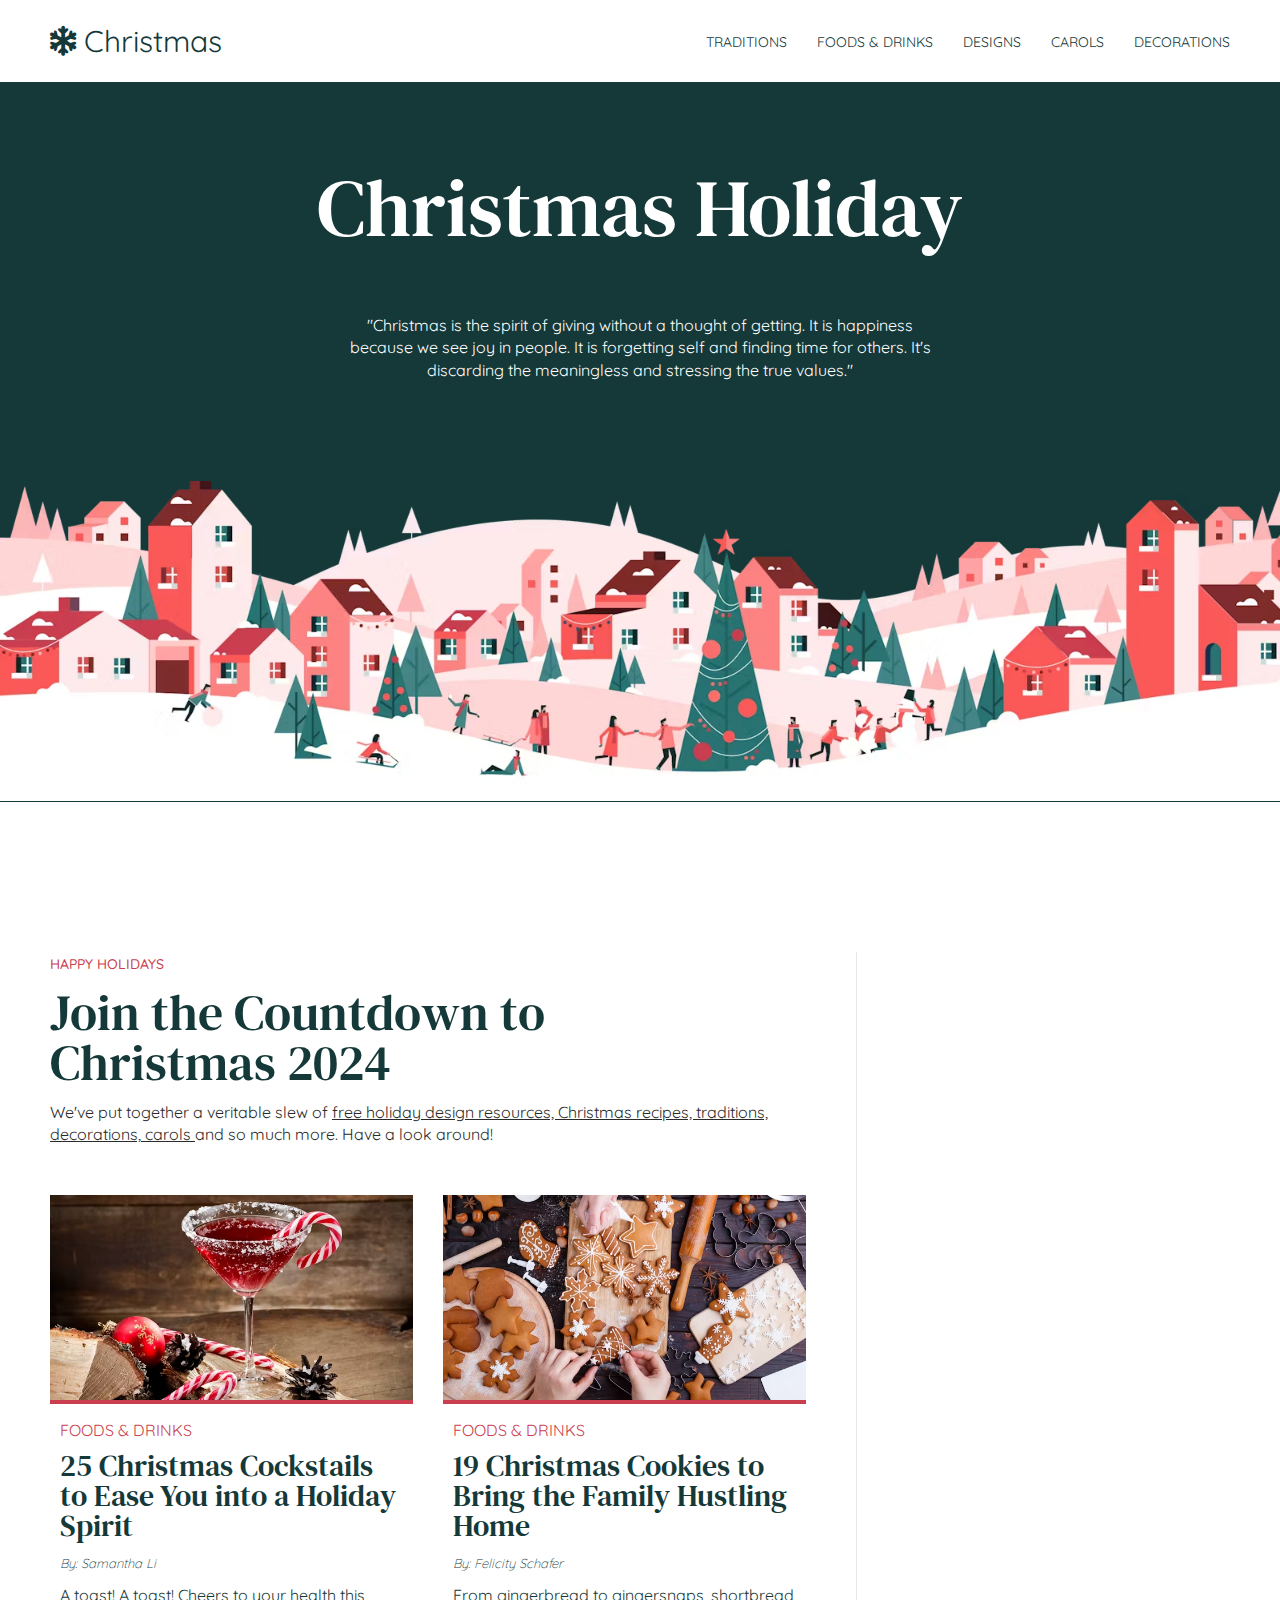
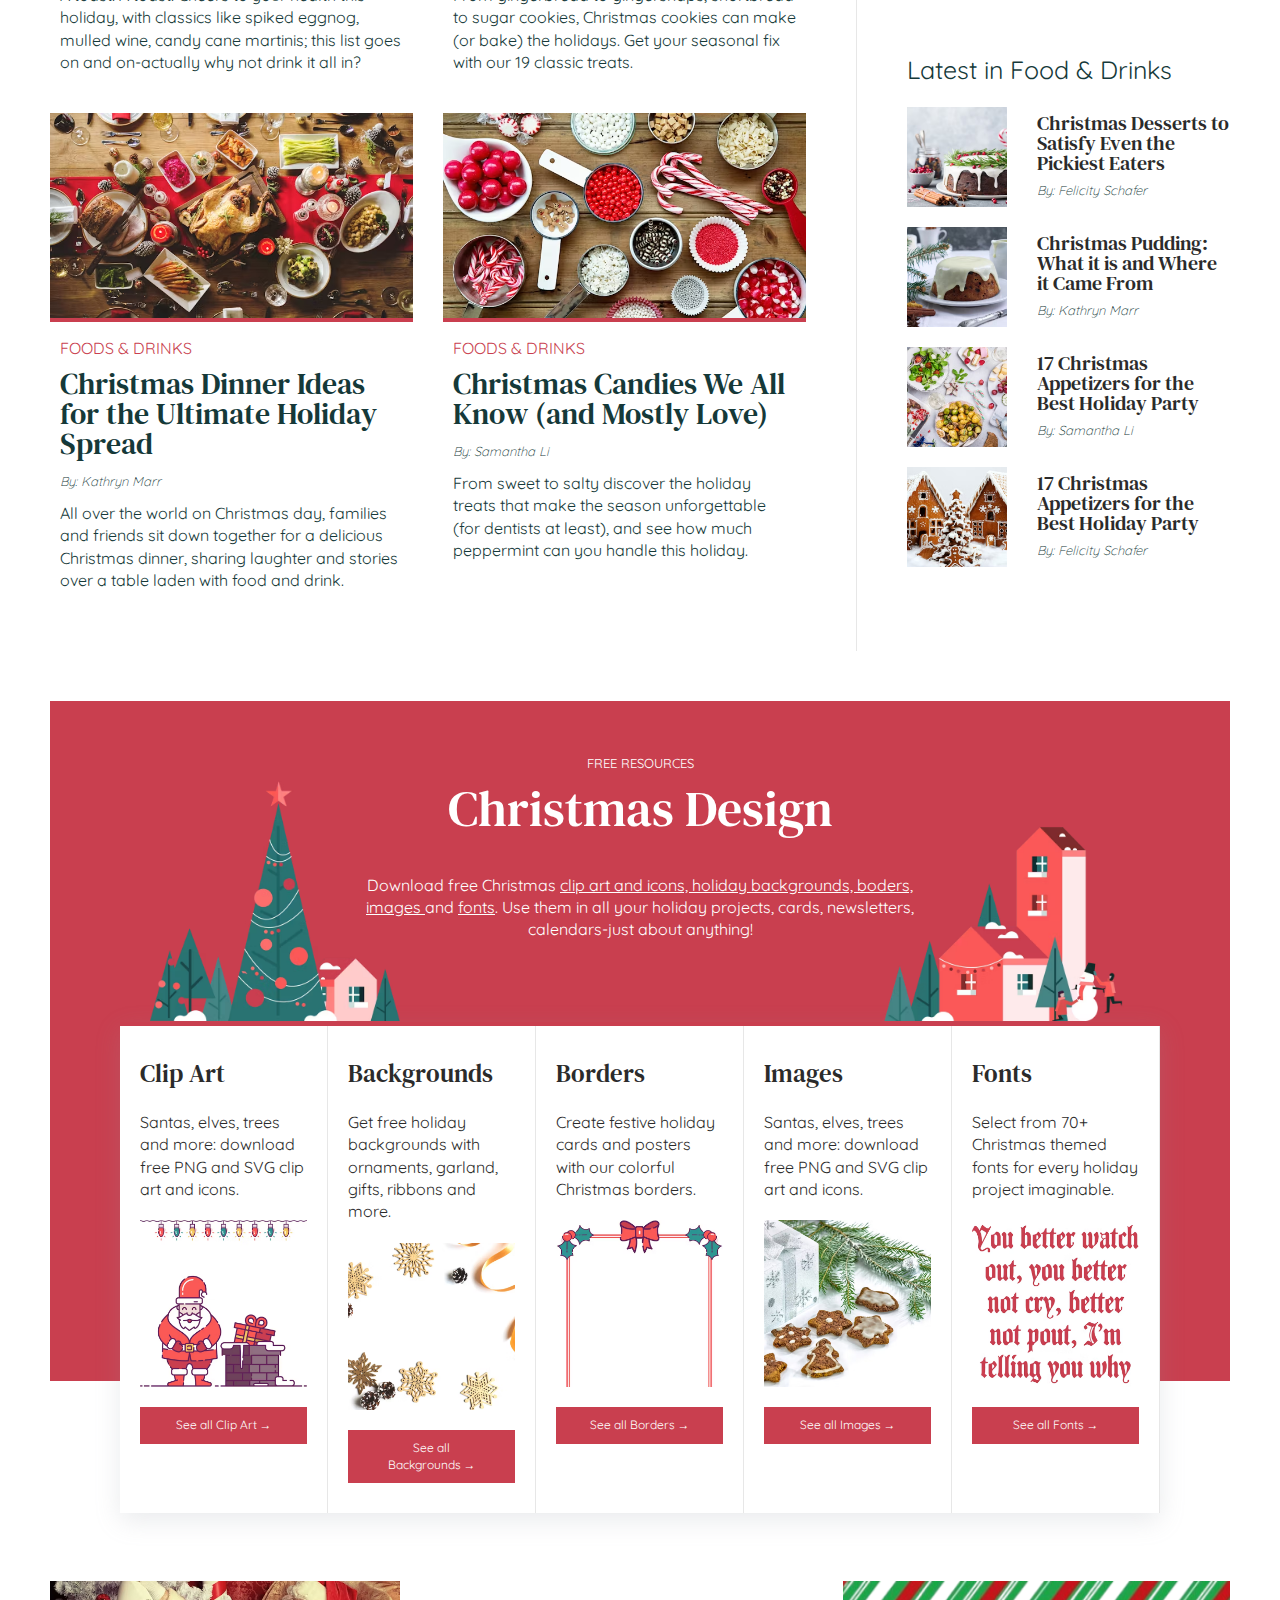
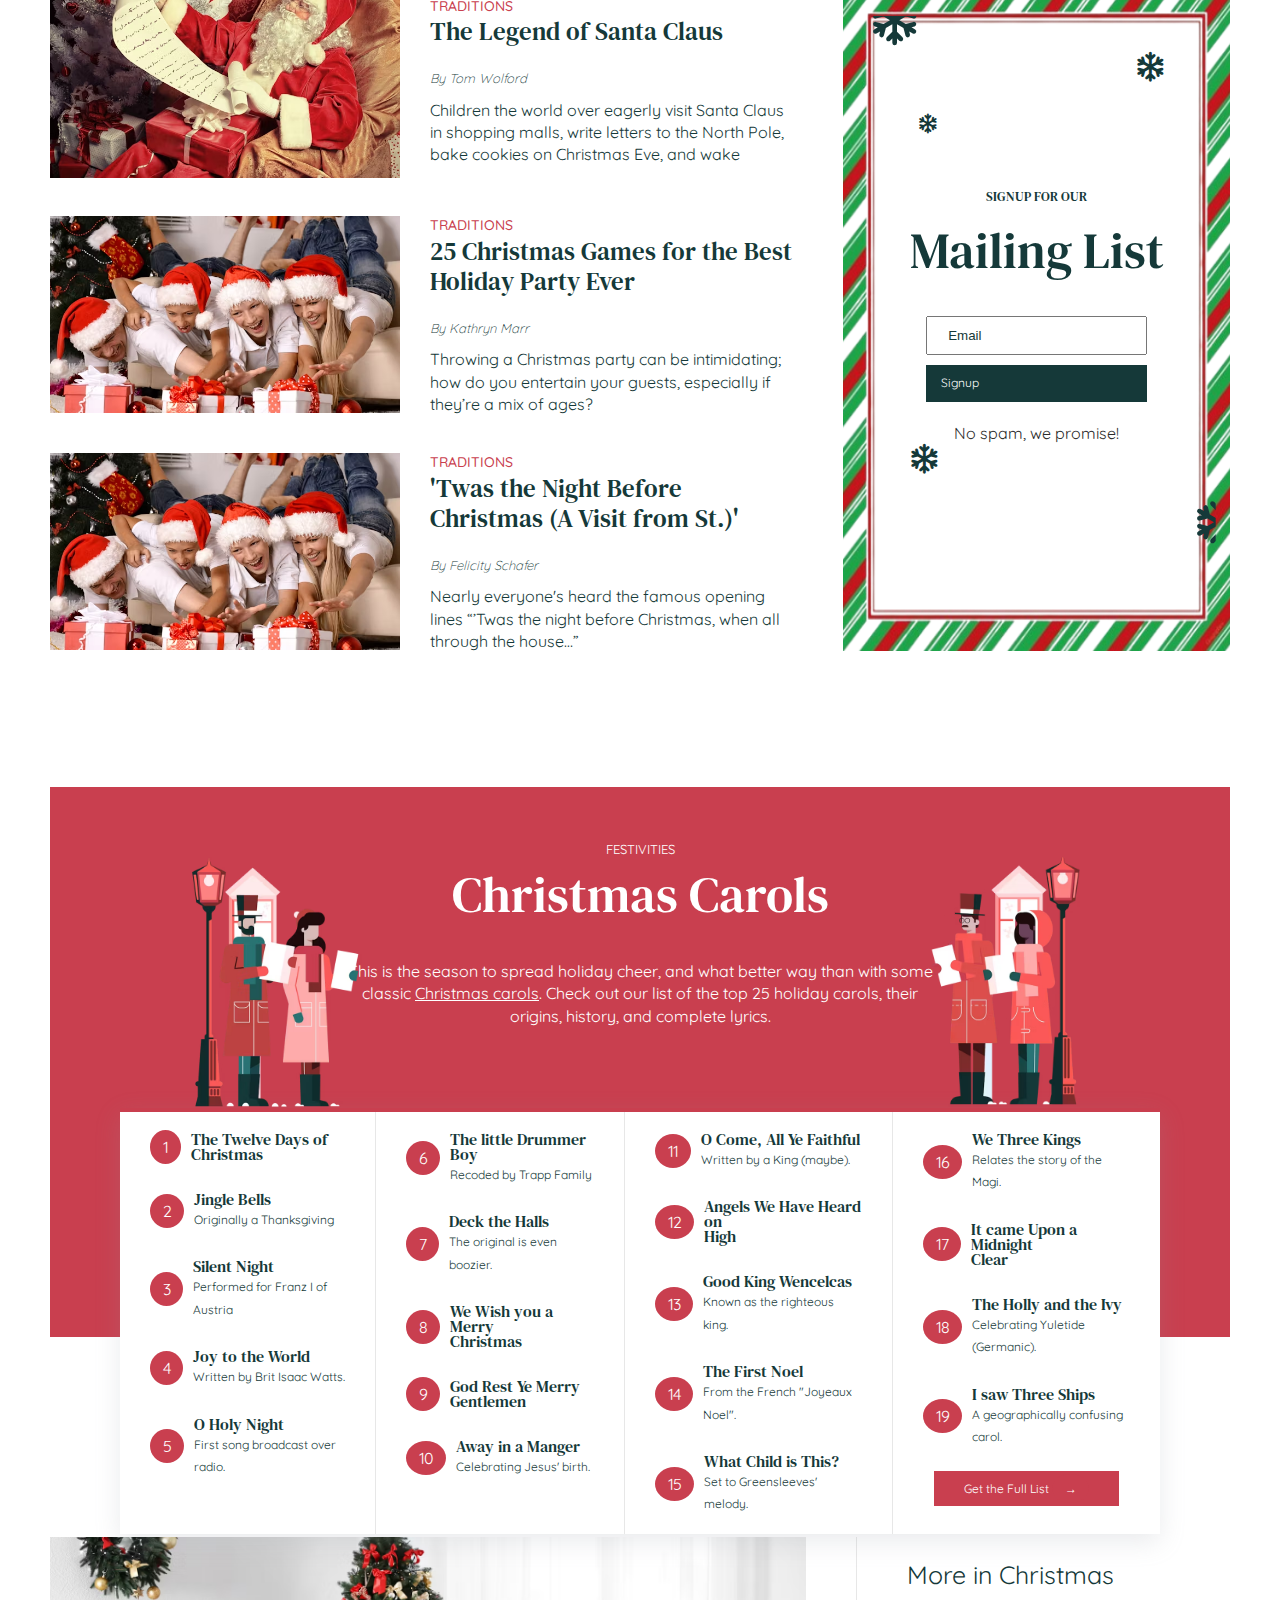
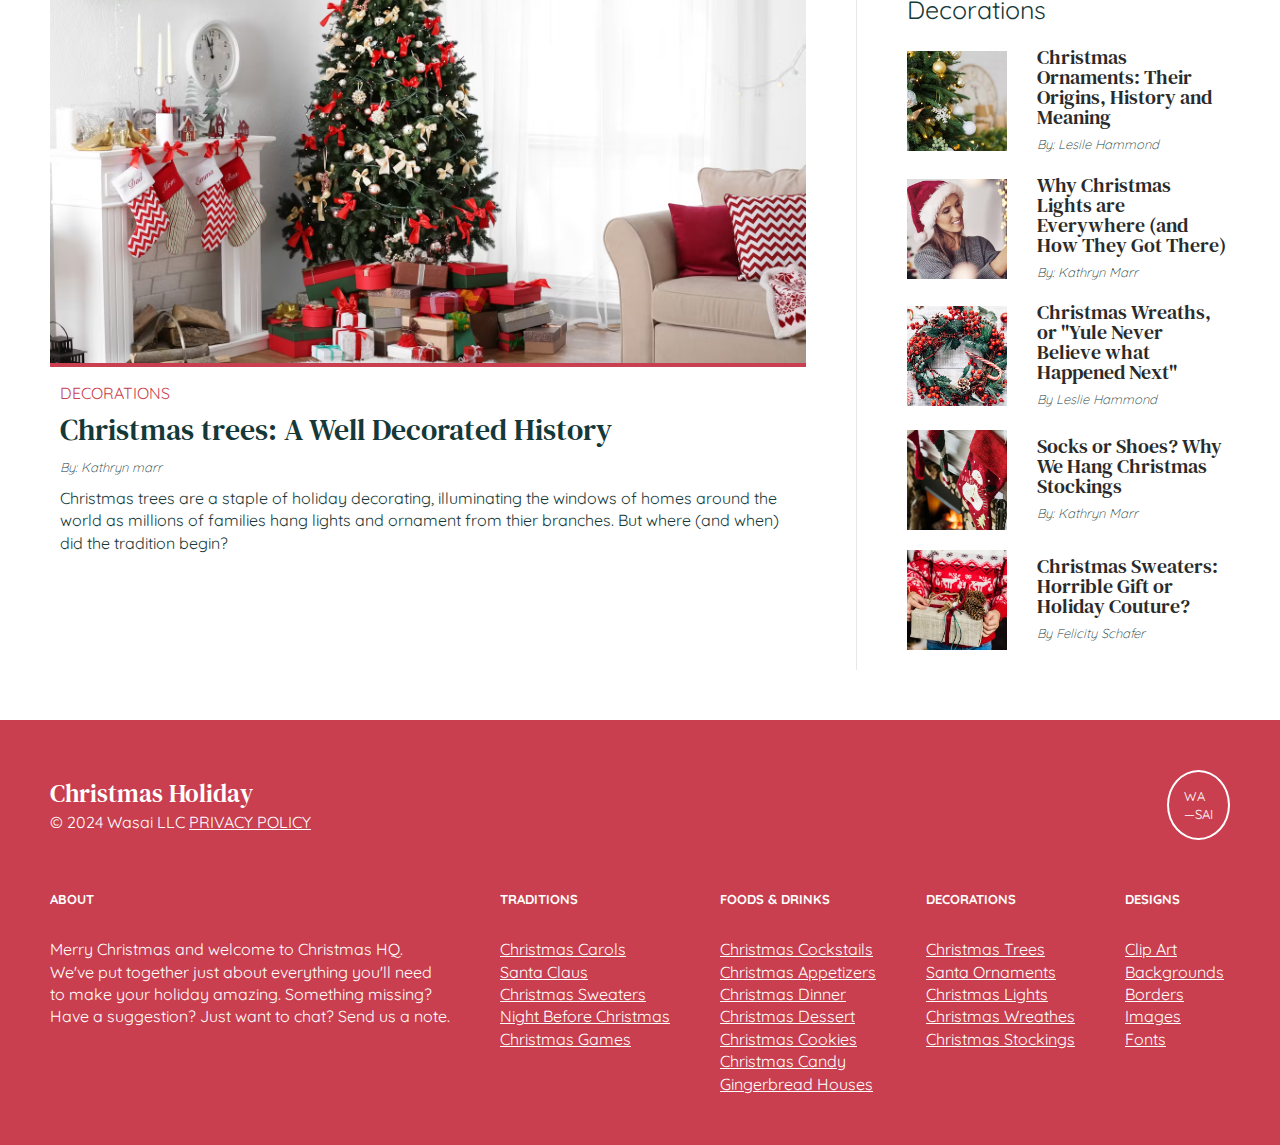
<file: index.html>
<!DOCTYPE html>
<html lang="en">
<head>
    <meta charset="UTF-8">
    <meta name="viewport" content="width=device-width, initial-scale=1.0">
    <title>Christmas Holiday</title>
    <link rel="icon" href="./IMG/logo.jpg">
    <link rel="stylesheet" href="./style.css">
    <link rel="stylesheet" href="https://cdnjs.cloudflare.com/ajax/libs/font-awesome/6.7.1/css/all.min.css">
</head>
<body>
    <!-- HEADER -->
    <header class="header">
        <div class="container">
            <div class="header__wrapper">
                <div class="header__logo">
                    <a href="./index.html"><i class="fa-solid fa-snowflake"></i> Christmas</a>
                </div>
                <ul class="header__nav">
                    <li><a href="./tradition.html">Traditions</a></li>
                    <li><a href="./foodsanddrinks.html">Foods & Drinks</a></li>
                    <li><a href="./design.html">Designs</a></li>
                    <li><a href="./carols.html">Carols</a></li>
                    <li><a href="./decor.html">Decorations</a></li>
                </ul>
                <div class="toggle__menu">
                    <span></span>
                    <span></span>
                    <span></span>
                </div>
            </div>
        </div>
    </header>

   <!-- BANNER -->
   <section class="homeBanner">
    <div class="homeBanner__wrapper">
        <h1>Christmas Holiday</h1>
        <p>
            "Christmas is the spirit of giving without a thought of getting. It is
            happiness because we see joy in people. It is forgetting self and
            finding time for others. It's discarding the meaningless and stressing
            the true values."
        </p>
        <img src="./IMG/banner.avif" alt="">
    </div>
   </section>

   <!-- HOLIDAY -->
   <section class="homeHoliday">
    <div class="container">
        <div class="homeHoliday__wrapper">
            <div class="homeHoliday__left">
                <small>HAPPY HOLIDAYS</small>
                <h2>Join the Countdown to Christmas 2024</h2>
                <p>
                    We've put together a veritable slew of
                    <span>
                      free holiday design resources, Christmas recipes, traditions,
                      decorations, carols
                    </span>
                     and so much more. Have a look around!
                </p>
                <div class="homeHoliday__cards">
                    <div class="card">
                        <img src="./IMG/christmas-cocktails.avif" alt="">
                        <div class="card__details">
                            <span>FOODS & DRINKS</span>
                            <h3>
                                25 Christmas Cockstails to Ease You into a Holiday Spirit
                            </h3>
                            <small>By: Samantha Li</small>
                            <p>
                                A toast! A toast! Cheers to your health this holiday, 
                                with classics like spiked eggnog, mulled wine, candy cane 
                                martinis; this list goes on and on-actually why not drink it 
                                all in?
                            </p>
                        </div>
                    </div>
                    <div class="card">
                        <img src="./IMG/christmas-cookies.avif" alt="">
                        <div class="card__details">
                            <span>FOODS & DRINKS</span>
                            <h3>
                                19 Christmas Cookies to Bring the Family Hustling Home
                            </h3>
                            <small>By: Felicity Schafer</small>
                            <p>
                                From gingerbread to gingersnaps, shortbread to sugar
                                cookies, Christmas cookies can make (or bake) the holidays.
                                Get your seasonal fix with our 19 classic treats.
                            </p>
                        </div>
                    </div>
                    <div class="card">
                        <img src="./IMG/christmas-dinner.avif" alt="">
                        <div class="card__details">
                            <span>FOODS & DRINKS</span>
                            <h3>
                                Christmas Dinner Ideas for the Ultimate Holiday Spread
                            </h3>
                            <small>By: Kathryn Marr</small>
                            <p>
                                All over the world on Christmas day, families and friends
                                sit down together for a delicious Christmas dinner, sharing
                                laughter and stories over a table laden with food and drink.
                            </p>
                        </div>
                    </div>
                    <div class="card">
                        <img src="./IMG/christmas-candy.avif" alt="">
                        <div class="card__details">
                            <span>FOODS & DRINKS</span>
                            <h3>
                                Christmas Candies We All Know (and Mostly Love)
                            </h3>
                            <small>By: Samantha Li</small>
                            <p>
                                From sweet to salty discover the holiday treats that make
                                the season unforgettable (for dentists at least), and see
                                how much peppermint can you handle this holiday.
                            </p>
                        </div>
                    </div>
                </div>
            </div>
            <div class="homeHoliday__right">
                <h4>Latest in Food & Drinks</h4>
                <div class="item">
                    <img src="IMG/christmas-desserts.avif" alt="">
                    <div class="item__details">
                        <h5>Christmas Desserts to Satisfy Even the Pickiest Eaters</h5>
                        <small>By: Felicity Schafer</small>

                    </div>
                </div>
                <div class="item">
                    <img src="IMG/christmas-pudding.avif" alt="">
                    <div class="item__details">
                        <h5>Christmas Pudding: What it is and Where it Came From</h5>
                        <small>By: Kathryn Marr</small>
                        
                    </div>
                </div>
                <div class="item">
                    <img src="IMG/christmas-appetizers.avif" alt="">
                    <div class="item__details">
                        <h5>17 Christmas Appetizers for the Best Holiday Party</h5>
                        <small>By: Samantha Li</small>
                        
                    </div>
                </div>
                <div class="item">
                    <img src="IMG/gingerbread-houses.avif" alt="">
                    <div class="item__details">
                        <h5>17 Christmas Appetizers for the Best Holiday Party</h5>
                        <small>By: Felicity Schafer</small>
                        
                    </div>
                </div>
            </div>
        </div>
    </div>
   </section>

   <!-- DESIGN -->
   <section class="homeDesign">
    <div class="container">
        <div class="homeDesign__wrapper">
            <div class="homeDesign__details">
                <small>FREE RESOURCES</small>
                <h2>Christmas Design</h2>
                <p>Download free Christmas 
                <span>clip art and icons, holiday backgrounds,
                    boders, images
                </span> 
                and <span>fonts</span>. Use them in all your holiday projects, 
                cards, newsletters, calendars-just about anything!
                </p>
            </div>
            <div class="homeDesign__img">
                <img src="./IMG/christmas-designs-left.avif" alt="" />
                <img src="./IMG/christmas-designs-right.avif" alt="" />
            </div>
            <div class="homeDesign__content">
                <div class="homeDesign__card">
                    <h4>Clip Art</h4>
                    <small>Santas, elves, trees and more: download free PNG and SVG clip
                        art and icons.
                    </small>
                    <img src="./IMG/christmas-designs-clip-art.avif" alt="">
                    <a href="" class="btn bg--red"> See  all Clip Art <span>&#8594;</span></a>
                </div>
                <div class="homeDesign__card">
                    <h4>Backgrounds</h4>
                    <small>Get free holiday backgrounds with ornaments, garland, gifts,
                        ribbons and more.
                    </small>
                    <img src="./IMG/christmas-designs-backgrounds.avif" alt="">
                    <a href="" class="btn bg--red"> See  all Backgrounds <span>&#8594;</span></a>
                </div>
                <div class="homeDesign__card">
                    <h4>Borders</h4>
                    <small>Create festive holiday cards and posters with our colorful
                        Christmas borders.
                    </small>
                    <img src="./IMG/christmas-designs-borders.avif" alt="">
                    <a href="" class="btn bg--red"> See  all Borders <span>&#8594;</span></a>
                </div>
                <div class="homeDesign__card">
                    <h4>Images</h4>
                    <small>Santas, elves, trees and more: download free PNG and SVG clip
                        art and icons.
                    </small>
                    <img src="./IMG/christmas-designs-images.avif" alt="">
                    <a href="" class="btn bg--red"> See  all Images <span>&#8594;</span></a>
                </div>
                <div class="homeDesign__card">
                    <h4>Fonts</h4>
                    <small>Select from 70+ Christmas themed fonts for every holiday
                        project imaginable.
                    </small>
                    <img src="./IMG/christmas-designs-fonts.avif" alt="">
                    <a href="" class="btn bg--red"> See  all Fonts <span>&#8594;</span></a>
                </div>
            </div>
        </div>
    </div>

   </section>

   <!-- TRADITION -->
   <section class="homeTradition">
    <div class="container">
        <div class="homeTradition__wrapper">
            <div class="homeTradition__content">
                <div class="homeTradition__item">
                    <img src="./IMG/santa-claus.avif" alt="">
                    <div class="homeTradition__item--details">
                        <div class="homeTradition__item--title">
                            <span>TRADITIONS</span>
                            <h4>The Legend of Santa Claus</h4>
                        </div>
                        <small>By Tom Wolford</small>
                        <p>
                            Children the world over eagerly visit Santa Claus in shopping
                            malls, write letters to the North Pole, bake cookies on
                            Christmas Eve, and wake
                        </p>
                    </div>
                </div>
                <div class="homeTradition__item">
                    <img src="./IMG/christmas-games.avif" alt="">
                    <div class="homeTradition__item--details">
                        <div class="homeTradition__item--title">
                            <span>TRADITIONS</span>
                            <h4>25 Christmas Games for the Best Holiday Party Ever</h4>
                        </div>
                        <small>By Kathryn Marr</small>
                        <p>
                            Throwing a Christmas party can be intimidating; how do you
                            entertain your guests, especially if they’re a mix of ages?
                        </p>
                    </div>
                </div>
                <div class="homeTradition__item">
                    <img src="./IMG/christmas-games.avif" alt="">
                    <div class="homeTradition__item--details">
                        <div class="homeTradition__item--title">
                            <span>TRADITIONS</span>
                            <h4>'Twas the Night Before Christmas (A Visit from St.)'</h4>
                        </div>
                        <small>By Felicity Schafer</small>
                        <p>
                            Nearly everyone's heard the famous opening lines “’Twas the
                            night before Christmas, when all through the house…”
                        </p>
                    </div>
                </div>
            </div>
            <div class="homeTradition__mail">
                <div class="homeTradition__flakes">
                    <span class="flakes-1">
                        <i class="fa-regular fa-snowflake"></i>
                    </span>
                    <span class="flakes-2">
                        <i class="fa-regular fa-snowflake"></i>
                    </span>
                    <span class="flakes-3">
                        <i class="fa-regular fa-snowflake"></i>
                    </span>
                    <span class="flakes-4">
                        <i class="fa-regular fa-snowflake"></i>
                    </span>
                    <span class="flakes-5">
                        <i class="fa-regular fa-snowflake"></i>
                    </span>
                </div>
                <small>SIGNUP FOR OUR</small>
                <h2>Mailing List</h2>
                <div class="homeTradition__mail--info">
                    <input type="text" placeholder="Email" />
                    <a href="" class="btn bg--green">Signup</a>
                </div>
                <p>No spam, we promise!</p>
            </div>
        </div>
    </div>
   </section>

   <!-- CAROLS -->
  <section class="homeCarols">
    <div class="container">
        <div class="homeCarols__wrapper">
            <div class="homeCarols__details">
                <small>FESTIVITIES</small>
                <h2>Christmas Carols</h2>
                <p>
                    This is the season to spread holiday cheer, and what better way
                    than with some classic <span>Christmas carols</span>. Check out
                    our list of the top 25 holiday carols, their origins, history, 
                    and complete lyrics.
                </p>
            </div>
            <div class="homeCarols__img">
                <img src="./IMG/christmas-carols-left.avif" alt="">
                <img src="./IMG/christmas-carols-right.avif" alt="">
            </div>
            <div class="homeCarols__content">
                <div class="homeCarols__item">
                    <ul>
                        <li><span>1</span></li>
                        <li>
                            <p>The Twelve Days of  <br />
                            Christmas
                            </p>
                        </li>
                    </ul>
                    <ul>
                        <li><span>2</span></li>
                        <li>
                            <p>Jingle Bells</p>
                            <small>Originally a Thanksgiving </small>
                        </li>
                    </ul>
                <ul>
                    <li><span>3</span></li>
                    <li>
                        <p>Silent Night</p>
                        <small>Performed for Franz I of Austria</small>
                        </li>
                </ul>
                <ul>
                    <li><span>4</span></li>
                    <li>
                        <p>Joy to the World</p>
                        <small>Written by Brit Isaac Watts.</small>
                    </li>
                </ul>
                <ul>
                    <li><span>5</span></li>
                    <li>
                        <p>O Holy Night</p>
                        <small>First song broadcast over radio.</small>
                    </li>
                </ul>
                </div>
                <div class="homeCarols__item">
                    <ul>
                        <li><span>6</span></li>
                        <li>
                            <p>The little Drummer Boy</p>
                            <small>Recoded by Trapp Family</small>
                        </li>
                    </ul>
                    <ul>
                        <li><span>7</span></li>
                        <li>
                            <p>Deck the Halls</p>
                            <small>The original is even boozier.</small>
                        </li>
                    </ul>
                    <ul>
                    <li><span>8</span></li>
                    <li>
                        <p>We Wish you a Merry  <br/>
                           Christmas</p>
                        </li>
                    </ul>
                    <ul>
                    <li><span>9</span></li>
                    <li>
                        <p>God Rest Ye Merry  <br/>
                           Gentlemen</p>
                    </li>
                    </ul>
                    <ul>
                    <li><span>10</span></li>
                    <li>
                        <p>Away in a Manger</p>
                        <small>Celebrating Jesus' birth.</small>
                    </li>
                    </ul>
                </div>
                <div class="homeCarols__item">
                    <ul>
                        <li><span>11</span></li>
                        <li>
                            <p>O Come, All Ye Faithful</p> 
                            <small>Written by a King (maybe).</small>
                        </li>
                    </ul>
                    <ul>
                        <li><span>12</span></li>
                        <li>
                            <p>Angels We Have Heard on  <br/>
                               High</p>
                        </li>
                    </ul>
                    <ul>
                    <li><span>13</span></li>
                    <li>
                        <p>Good King Wencelcas</p>
                        <small>Known as the righteous king.</small>
                        </li>
                    </ul>
                    <ul>
                    <li><span>14</span></li>
                    <li>
                        <p>The First Noel</p>
                        <small>From the French "Joyeaux Noel".</small>
                    </li>
                    </ul>
                    <ul>
                    <li><span>15</span></li>
                    <li>
                        <p>What Child is This?</p>
                        <small>Set to Greensleeves' melody.</small>
                    </li>
                    </ul>
                </div>
                <div class="homeCarols__item">
                    <ul>
                        <li><span>16</span></li>
                        <li>
                            <p>We Three Kings</p>
                            <small>Relates the story of the Magi.</small>   
                        </li>
                    </ul>
                    <ul>
                        <li><span>17</span></li>
                        <li>
                            <p>It came Upon a Midnight <br/>
                               Clear</p>
                        </li>
                    </ul>
                    <ul>
                    <li><span>18</span></li>
                    <li>
                        <p>The Holly and the Ivy</p>
                        <small>Celebrating Yuletide (Germanic).</small>
                        </li>
                    </ul>
                    <ul>
                    <li><span>19</span></li>
                    <li>
                        <p>I saw Three Ships</p>
                        <small>A geographically confusing carol.</small>
                    </li>
                    </ul>
                    <a href="" class="btn bg--red"> Get the Full List <span>&#8594;</span></a>
                </div>
            </div>
        </div>
    </div>
  </section>

  <!-- DECORATION -->
   <section class="homeDecorations">
      <div class="container">
        <div class="homeDecorations__wrapper">
          <div class="homeDecorations__left">
            <div class="card">
              <img src="./IMG/christmas-trees.avif" alt="" />
              <div class="card__details">
                <span>DECORATIONS</span>
                <h3>
                  Christmas trees: A Well Decorated History
                </h3>
                <small>By: Kathryn marr</small>
                <p>
                  Christmas trees are a staple of holiday decorating, illuminating the windows of homes around the world as
                  millions of families hang lights and ornament from thier branches. But where (and when) did the tradition
                  begin? 
                </p></div>
              </div> </div>
                  <div class="homeDecorations__right">
                    <h4>More in Christmas Decorations</h4>
                    <div class="item">
                      <img src="./IMG/christmas-ornaments.avif" alt="" />
                      <div class="item__details">
                        <h5>Christmas Ornaments: Their Origins, History and Meaning</h5>
                        <small>By: Lesile Hammond</small>
                      </div>
                    </div>
                    <div class="item">
                      <img src="./IMG/christmas-lights.avif" alt="" />
                      <div class="item__details">
                        <h5>Why Christmas Lights are Everywhere (and How They Got There)</h5>
                        <small>By: Kathryn Marr</small>
                      </div>
                    </div>
                    <div class="item">
                      <img src="./IMG/christmas-wreaths.avif" alt="" />
                      <div class="item__details">
                        <h5>Christmas Wreaths, or "Yule Never Believe what Happened Next"</h5>
                        <small>By Leslie Hammond</small>
                      </div>
                    </div>
                    <div class="item">
                      <img src="./IMG/christmas-stockings.avif" alt="" />
                      <div class="item__details">
                        <h5>Socks or Shoes? Why We Hang Christmas Stockings</h5>
                        <small>By: Kathryn Marr</small>
                      </div>
                    </div>  
                    <div class="item">
                      <img src="./IMG/christmas-sweaters.avif" alt="" />
                      <div class="item__details">
                        <h5>Christmas Sweaters: Horrible Gift or Holiday Couture?</h5>
                        <small>By Felicity Schafer</small>
                      </div>
                    </div>
                    </div> 
   </section>

   <!-- FOOTER -->
    <footer class="footer">
        <div class="container">
            <div class="footer__wrapper">
                <div class="footer__top">
                    <ul>
                        <li><h4>Christmas Holiday</h4></li>
                        <li>© 2024 Wasai LLC <span>Privacy Policy</span></li>
                    </ul>
                    <p>
                        WA <br/>
                        —SAI
                    </p>
                </div>
                <div class="footer__links">
                    <ul>
                        <li><small>ABOUT</small></li>
                        <li>
                            <p>
                                Merry Christmas and welcome to Christmas HQ. We've put
                                together just about everything you'll need to make your
                                holiday amazing. Something missing? Have a suggestion? Just
                                want to chat? Send us a note.
                            </p>
                        </li>
                    </ul>
                    <div class="footer__links--a">
                        <ul>
                            <li><small>TRADITIONS</small></li>
                            <li><a href="">Christmas Carols</a></li>
                            <li><a href="">Santa Claus</a></li>
                            <li><a href="">Christmas Sweaters</a></li>
                            <li><a href="">Night Before Christmas</a></li>
                            <li><a href="">Christmas Games</a></li>
                        </ul>
                        <ul>
                            <li><small>FOODS & DRINKS</small></li>
                            <li><a href="">Christmas Cockstails</a></li>
                            <li><a href="">Christmas Appetizers</a></li>
                            <li><a href="">Christmas Dinner</a></li>
                            <li><a href="">Christmas Dessert</a></li>
                            <li><a href="">Christmas Cookies</a></li>
                            <li><a href="">Christmas Candy</a></li>
                            <li><a href="">Gingerbread Houses</a></li>
                        </ul>
    
    
                    </div>
                    <div class="footer__links--b">
                        <ul>
                            <li><small>DECORATIONS</small></li>
                            <li><a href="">Christmas Trees</a></li>
                            <li><a href="">Santa Ornaments</a></li>
                            <li><a href="">Christmas Lights</a></li>
                            <li><a href="">Christmas Wreathes</a></li>
                            <li><a href="">Christmas Stockings</a></li>
                        </ul>
                        <ul>
                            <li><small>DESIGNS</small></li>
                            <li><a href="">Clip Art</a></li>
                            <li><a href="">Backgrounds</a></li>
                            <li><a href="">Borders</a></li>
                            <li><a href="">Images</a></li>
                            <li><a href="">Fonts</a></li>
                        </ul>
    
    
                    </div>
                </div>
            </div>
        </div>
    </footer>

    <script src="./toogle menu.js"></script>
</body>
</html>
</file>
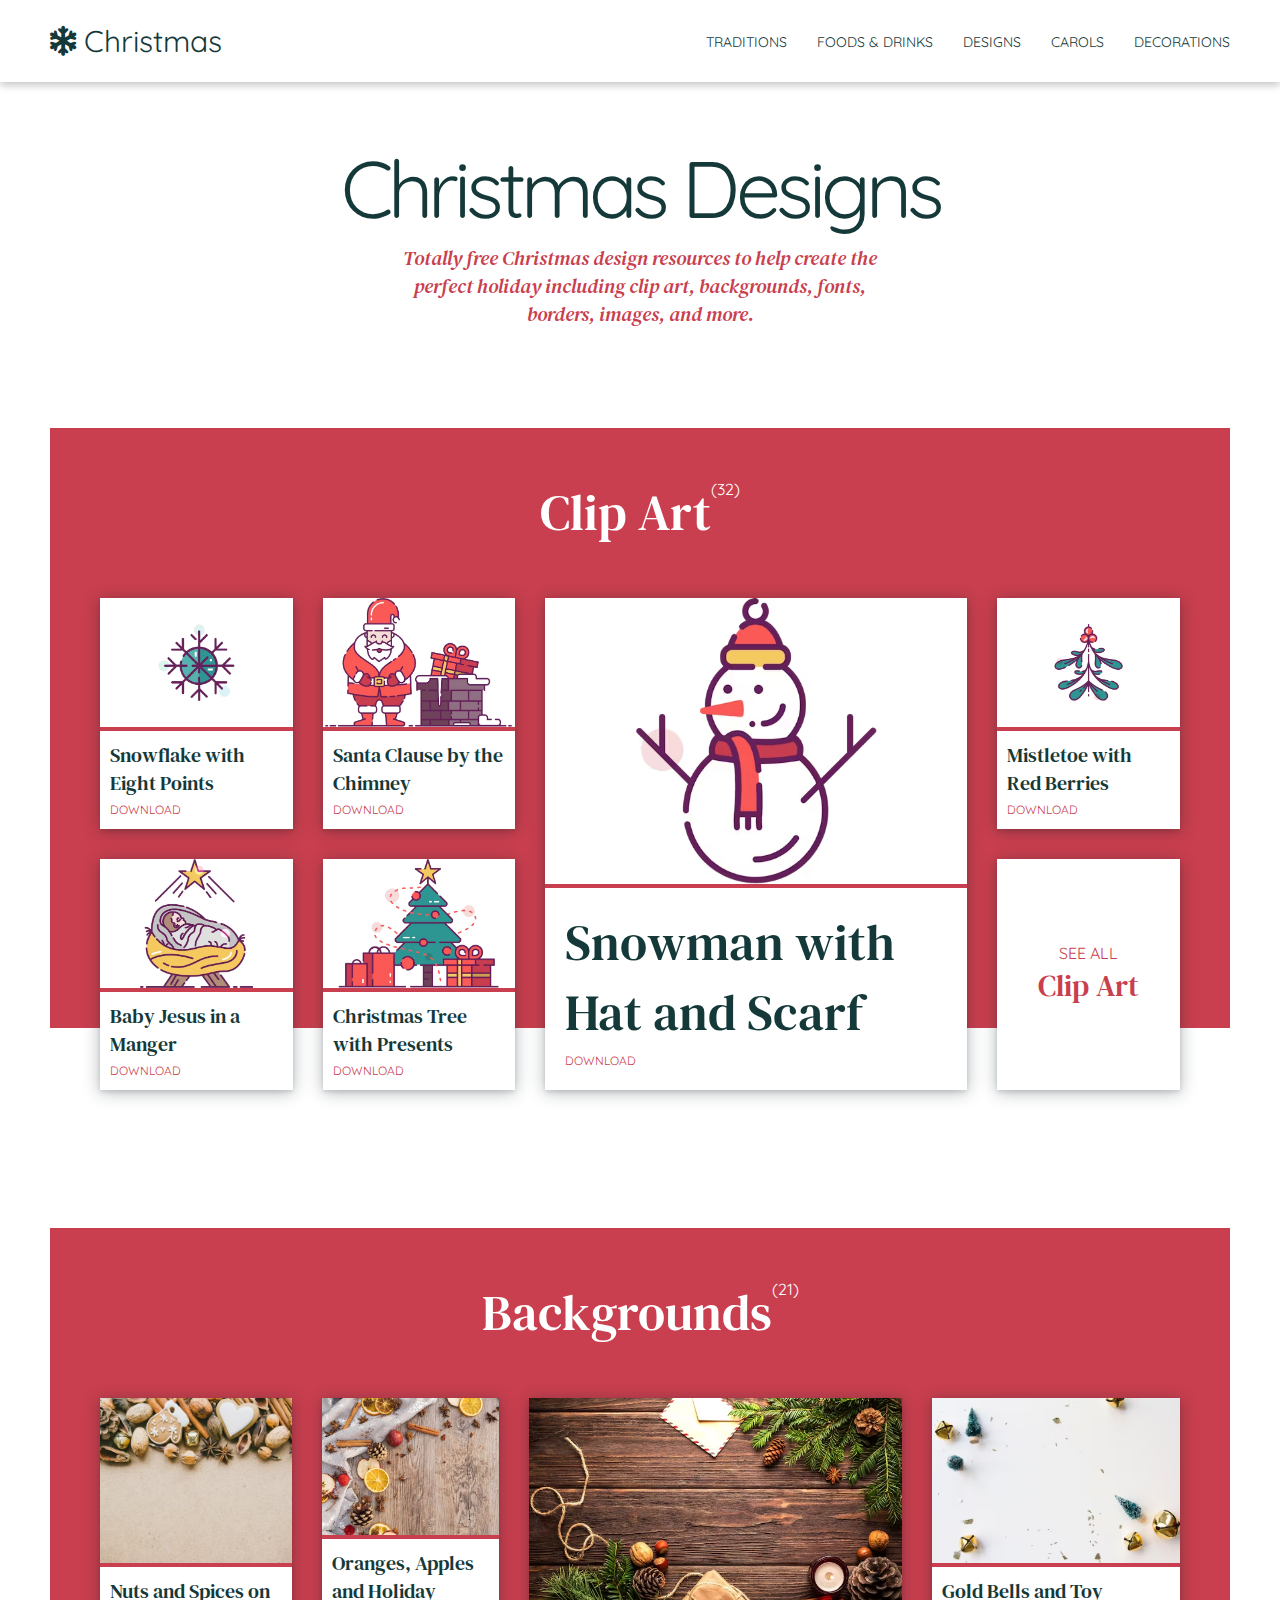
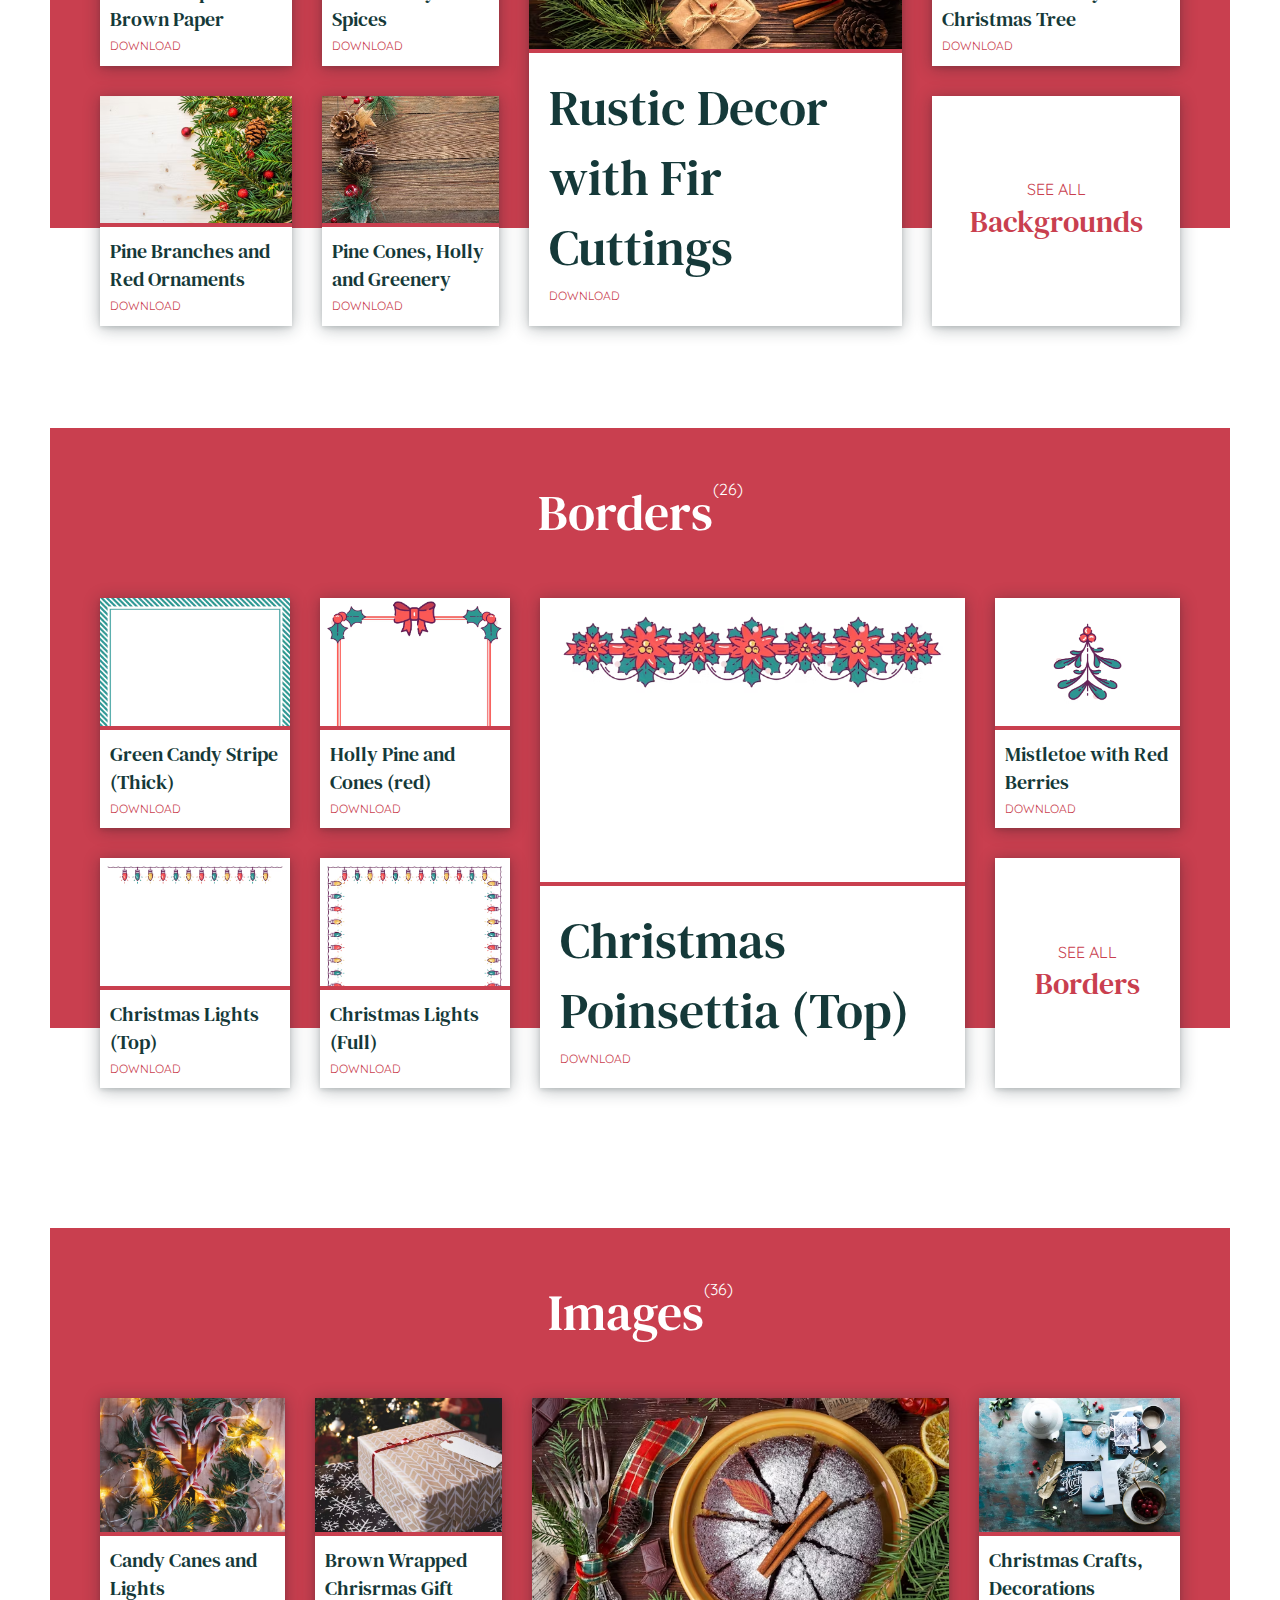
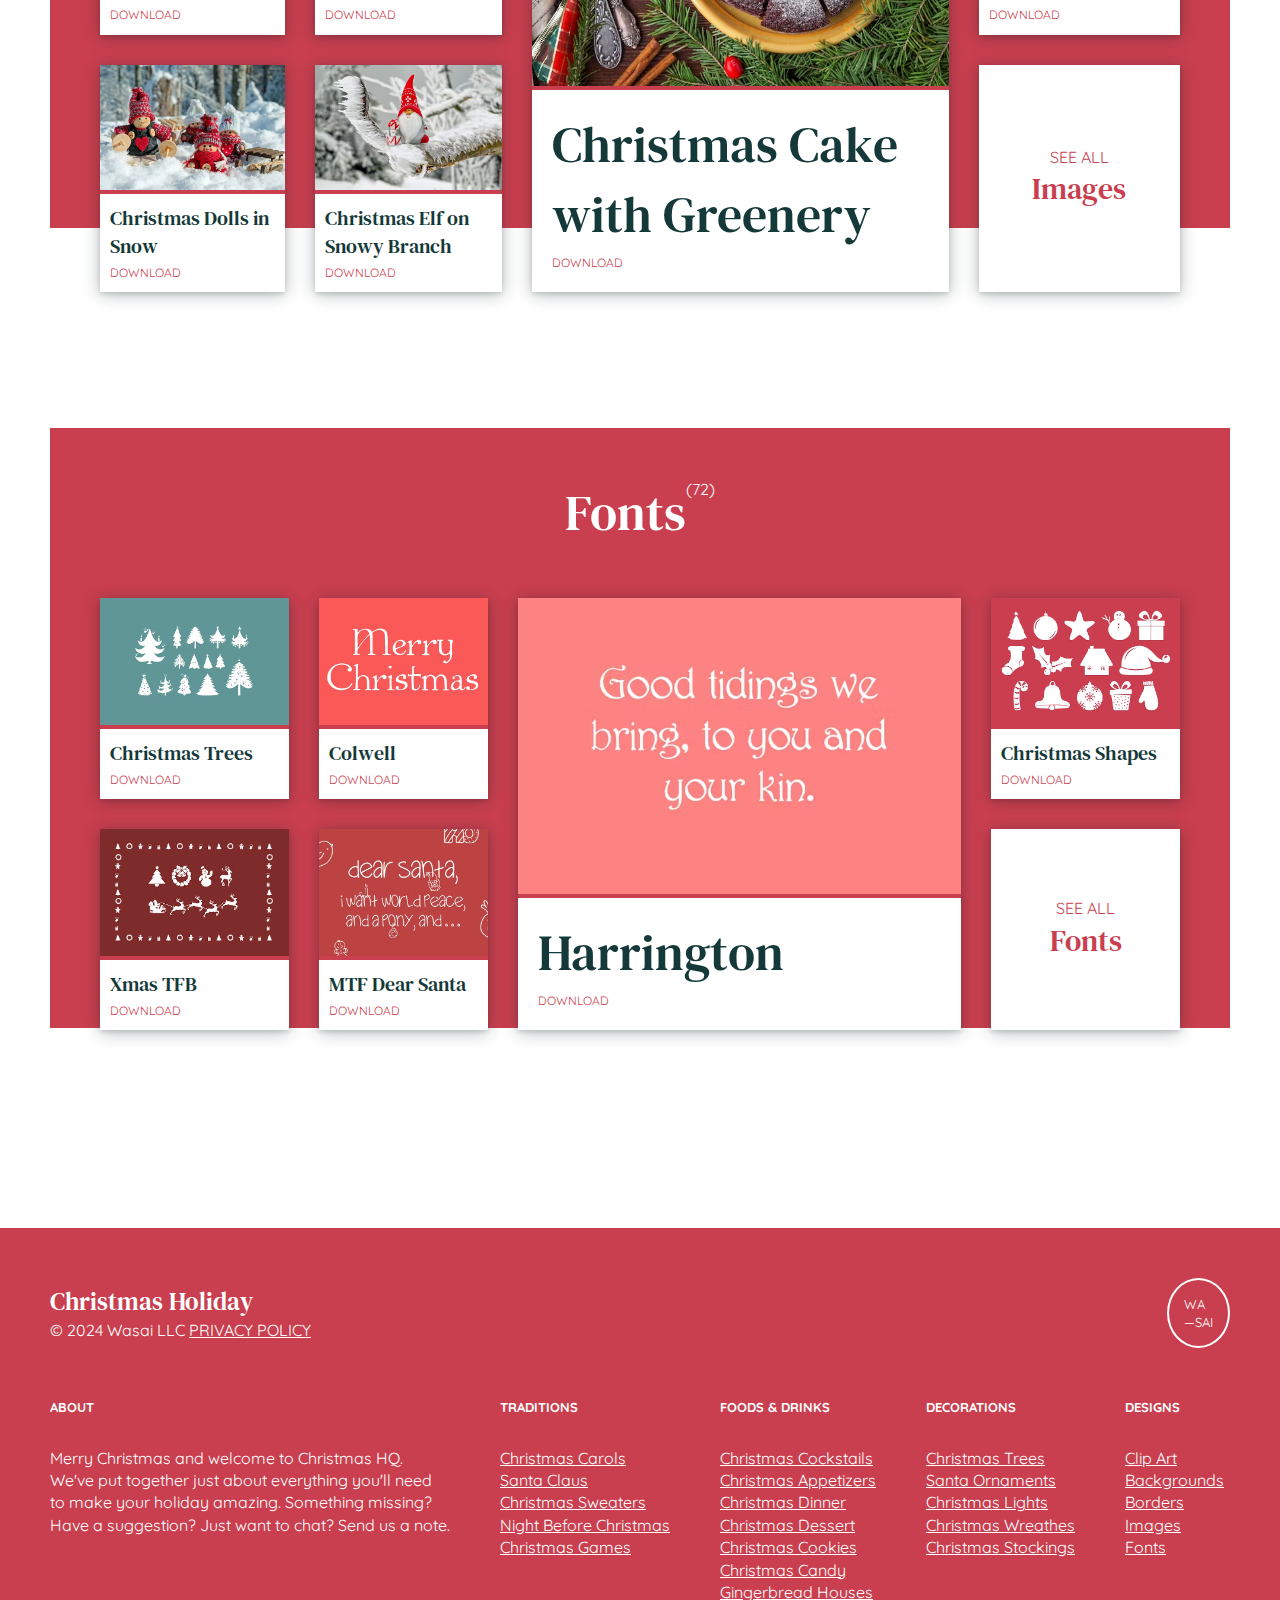
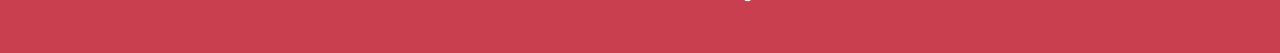
<file: design.html>
<!DOCTYPE html>
<html lang="en">
<head>
    <meta charset="UTF-8">
    <meta name="viewport" content="width=device-width, initial-scale=1.0">
    <title>Christmas Holiday</title>
    <link rel="icon" href="./IMG/logo.jpg">
    <link rel="stylesheet" href="./style.css">
    <link rel="stylesheet" href="https://cdnjs.cloudflare.com/ajax/libs/font-awesome/6.7.1/css/all.min.css">
</head>
<body>

    <!-- HEADER -->
    <header class="header">
        <div class="container">
            <div class="header__wrapper">
                <div class="header__logo">
                    <a href="./index.html"><i class="fa-solid fa-snowflake"></i> Christmas</a>
                </div>
                <ul class="header__nav">
                    <li><a href="./tradition.html">Traditions</a></li>
                    <li><a href="./foodsanddrinks.html">Foods & Drinks</a></li>
                    <li><a href="./design.html" class="active">Designs</a></li>
                    <li><a href="./carols.html">Carols</a></li>
                    <li><a href="./decor.html">Decorations</a></li>
                </ul>
                <div class="toggle__menu">
                    <span></span>
                    <span></span>
                    <span></span>
                </div>
            </div>
        </div>
    </header>

    <!-- DESIGN BANNER -->
     <section class="designBanner">
        <div class="container">
            <div class="designBanner__wrapper">
                <h1>Christmas Designs</h1>
                <h5>Totally free Christmas design resources to help create the perfect
                    holiday including clip art, backgrounds, fonts, borders, images, and 
                    more.
                </h5>
            </div>
        </div>
     </section>

     <!-- CLIP ART -->
      <section class="art">
        <div class="container">
            <div class="art__wrapper">
                <div class="art__title">
                    <h2>Clip Art</h2>
                    <sup>(32)</sup>
                </div>

                <div class="art__content">
                    <div class="grid art--a">
                        <img src="./IMG/snowflake-with-eight-points.avif" alt="">
                        <div class="grid__text">
                            <h5>Snowflake with Eight Points</h5>
                            <a href="">DOWNLOAD</a>
                        </div>
                    </div>
                    <div class="grid art--b">
                        <img src="./IMG/baby-jesus-in-a-manger.avif" alt="">
                        <div class="grid__text">
                            <h5>Baby Jesus in a Manger</h5>
                            <a href="">DOWNLOAD</a>
                        </div>
                    </div>
                    <div class="grid art--c">
                        <img src="./IMG/santa-claus-by-the-chimney.avif" alt="">
                        <div class="grid__text">
                            <h5>Santa Clause by the Chimney</h5>
                            <a href="">DOWNLOAD</a>
                        </div>
                    </div>
                    <div class="grid art--d">
                        <img src="./IMG/christmas-tree-with-presents.avif" alt="">
                        <div class="grid__text">
                            <h5>Christmas Tree with Presents </h5>
                            <a href="">DOWNLOAD</a>
                        </div>
                    </div>
                    <div class="grid art--e">
                        <img src="./IMG/snowman-with-hat-and-scarf.avif" alt="">
                        <div class="grid__text">
                            <h2>Snowman with Hat and Scarf</h2>
                            <a href="">DOWNLOAD</a>
                        </div>
                    </div>
                    <div class="grid art--f">
                        <img src="./IMG/mistletoe-with-red-berries.avif" alt="">
                        <div class="grid__text">
                            <h5>Mistletoe with Red Berries</h5>
                            <a href="">DOWNLOAD</a>
                        </div>
                    </div>
                    <div class="grid art--g">
                        <span>SEE ALL</span>
                        <h3>Clip Art</h3>
                        </div>
                    </div>
                </div>
            </div>
        </div>
      </section>

      <!-- BACKGROUND -->
      <section class="art">
        <div class="container">
            <div class="art__wrapper">
                <div class="art__title">
                    <h2>Backgrounds</h2>
                    <sup>(21)</sup>
                </div>

                <div class="art__content">
                    <div class="grid art--a">
                        <img src="./IMG/cookies-spices-nuts-cinnamon-light-brown-christmas-background.avif" alt="">
                        <div class="grid__text">
                            <h5>Nuts and Spices on Brown Paper</h5>
                            <a href="">DOWNLOAD</a>
                        </div>
                    </div>
                    <div class="grid art--b">
                        <img src="./IMG/pine-branches-red-ornaments-white-wood-christmas-background.avif" alt="">
                        <div class="grid__text">
                            <h5>Pine Branches and Red Ornaments</h5>
                            <a href="">DOWNLOAD</a>
                        </div>
                    </div>
                    <div class="grid art--c">
                        <img src="./IMG/oranges-apples-cinnamon-anise-wood-table-christmas-background.avif" alt="">
                        <div class="grid__text">
                            <h5>Oranges, Apples and Holiday Spices</h5>
                            <a href="">DOWNLOAD</a>
                        </div>
                    </div>
                    <div class="grid art--d">
                        <img src="./IMG/pine-cone-holly-berry-greenery-brown-wood-christmas-background.avif" alt="">
                        <div class="grid__text">
                            <h5>Pine Cones, Holly and Greenery </h5>
                            <a href="">DOWNLOAD</a>
                        </div>
                    </div>
                    <div class="grid art--e">
                        <img src="./IMG/rustic-vintage-twine-green-fir-wood-christmas-background.avif" alt="">
                        <div class="grid__text">
                            <h2>Rustic Decor with Fir Cuttings</h2>
                            <a href="">DOWNLOAD</a>
                        </div>
                    </div>
                    <div class="grid art--f">
                        <img src="./IMG/gold-bells-green-toy-trees-white-christmas-background.avif" alt="">
                        <div class="grid__text">
                            <h5>Gold Bells and Toy Christmas Tree</h5>
                            <a href="">DOWNLOAD</a>
                        </div>
                    </div>
                    <div class="grid art--g">
                        <span>SEE ALL</span>
                        <h3>Backgrounds</h3>
                        </div>
                    </div>
                </div>
            </div>
        </div>
      </section>

       <!-- BORDERS -->
       <section class="art">
        <div class="container">
            <div class="art__wrapper">
                <div class="art__title">
                    <h2>Borders</h2>
                    <sup>(26)</sup>
                </div>

                <div class="art__content">
                    <div class="grid art--a">
                        <img src="./IMG/green-candy-cane-stripe-thick-border.avif" alt="">
                        <div class="grid__text">
                            <h5>Green Candy Stripe (Thick)</h5>
                            <a href="">DOWNLOAD</a>
                        </div>
                    </div>
                    <div class="grid art--b">
                        <img src="./IMG/christmas-lights-top-border.avif" alt="">
                        <div class="grid__text">
                            <h5>Christmas Lights (Top)</h5>
                            <a href="">DOWNLOAD</a>
                        </div>
                    </div>
                    <div class="grid art--c">
                        <img src="./IMG/holly-pine-cone-bow-red-border.avif" alt="">
                        <div class="grid__text">
                            <h5>Holly Pine and Cones (red)</h5>
                            <a href="">DOWNLOAD</a>
                        </div>
                    </div>
                    <div class="grid art--d">
                        <img src="./IMG/christmas-lights-full-border.avif" alt="">
                        <div class="grid__text">
                            <h5>Christmas Lights (Full) </h5>
                            <a href="">DOWNLOAD</a>
                        </div>
                    </div>
                    <div class="grid art--e">
                        <img src="./IMG/christmas-poinsettia-top-bottom-border.avif" alt="">
                        <div class="grid__text">
                            <h2>Christmas Poinsettia (Top)</h2>
                            <a href="">DOWNLOAD</a>
                        </div>
                    </div>
                    <div class="grid art--f">
                        <img src="./IMG/mistletoe-with-red-berries.avif" alt="">
                        <div class="grid__text">
                            <h5>Mistletoe with Red Berries</h5>
                            <a href="">DOWNLOAD</a>
                        </div>
                    </div>
                    <div class="grid art--g">
                        <span>SEE ALL</span>
                        <h3>Borders</h3>
                        </div>
                    </div>
                </div>
            </div>
        </div>
       </section>

        <!-- IMAGES -->
        <section class="art">
            <div class="container">
                <div class="art__wrapper">
                    <div class="art__title">
                        <h2>Images</h2>
                        <sup>(36)</sup>
                    </div>
    
                    <div class="art__content">
                        <div class="grid art--a">
                            <img src="./IMG/candy-canes-and-christmas-lights.avif" alt="">
                            <div class="grid__text">
                                <h5>Candy Canes and Lights</h5>
                                <a href="">DOWNLOAD</a>
                            </div>
                        </div>
                        <div class="grid art--b">
                            <img src="./IMG/christmas-dolls-in-snowy-landscape.avif" alt="">
                            <div class="grid__text">
                                <h5>Christmas Dolls in Snow</h5>
                                <a href="">DOWNLOAD</a>
                            </div>
                        </div>
                        <div class="grid art--c">
                            <img src="./IMG/brown-wrapped-christmas-gift-on-snowflake-background.avif" alt="">
                            <div class="grid__text">
                                <h5>Brown Wrapped Chrisrmas Gift</h5>
                                <a href="">DOWNLOAD</a>
                            </div>
                        </div>
                        <div class="grid art--d">
                            <img src="./IMG/christmas-elf-on-snowy-branch.avif" alt="">
                            <div class="grid__text">
                                <h5>Christmas Elf on Snowy Branch </h5>
                                <a href="">DOWNLOAD</a>
                            </div>
                        </div>
                        <div class="grid art--e">
                            <img src="./IMG/christmas-cake-with-sprigs-of-fir.avif" alt="">
                            <div class="grid__text">
                                <h2>Christmas Cake with Greenery</h2>
                                <a href="">DOWNLOAD</a>
                            </div>
                        </div>
                        <div class="grid art--f">
                            <img src="./IMG/christmas-crafts-and-decorations.avif" alt="">
                            <div class="grid__text">
                                <h5>Christmas Crafts, Decorations</h5>
                                <a href="">DOWNLOAD</a>
                            </div>
                        </div>
                        <div class="grid art--g">
                            <span>SEE ALL</span>
                            <h3>Images</h3>
                            </div>
                        </div>
                    </div>
                </div>
            </div>
        </section>

        <!-- FONTS -->
        <section class="art">
            <div class="container">
                <div class="art__wrapper">
                    <div class="art__title">
                        <h2>Fonts</h2>
                        <sup>(72)</sup>
                    </div>
    
                    <div class="art__content">
                        <div class="grid art--a">
                            <img src="./IMG/christmas-trees-christmas-font.avif" alt="">
                            <div class="grid__text">
                                <h5>Christmas Trees </h5>
                                <a href="">DOWNLOAD</a>
                            </div>
                        </div>
                        <div class="grid art--b">
                            <img src="./IMG/xmas-tfb-christmas-font.avif" alt="">
                            <div class="grid__text">
                                <h5>Xmas TFB</h5>
                                <a href="">DOWNLOAD</a>
                            </div>
                        </div>
                        <div class="grid art--c">
                            <img src="./IMG/colwell-christmas-font.avif" alt="">
                            <div class="grid__text">
                                <h5>Colwell</h5>
                                <a href="">DOWNLOAD</a>
                            </div>
                        </div>
                        <div class="grid art--d">
                            <img src="./IMG/mtf-dear-santa-christmas-font.avif" alt="">
                            <div class="grid__text">
                                <h5>MTF Dear Santa </h5>
                                <a href="">DOWNLOAD</a>
                            </div>
                        </div>
                        <div class="grid art--e">
                            <img src="./IMG/harrington-christmas-font.avif" alt="">
                            <div class="grid__text">
                                <h2>Harrington</h2>
                                <a href="">DOWNLOAD</a>
                            </div>
                        </div>
                        <div class="grid art--f">
                            <img src="./IMG/christmas-shapes-christmas-font.avif" alt="">
                            <div class="grid__text">
                                <h5>Christmas Shapes</h5>
                                <a href="">DOWNLOAD</a>
                            </div>
                        </div>
                        <div class="grid art--g">
                            <span>SEE ALL</span>
                            <h3>Fonts</h3>
                            </div>
                        </div>
                    </div>
                </div>
            </div>
        </section>


    <!-- FOOTER -->
    <footer class="footer">
        <div class="container">
            <div class="footer__wrapper">
                <div class="footer__top">
                    <ul>
                        <li><h4>Christmas Holiday</h4></li>
                        <li>© 2024 Wasai LLC <span>Privacy Policy</span></li>
                    </ul>
                    <p>
                        WA <br/>
                        —SAI
                    </p>
                </div>
                <div class="footer__links">
                    <ul>
                        <li><small>ABOUT</small></li>
                        <li>
                            <p>
                                Merry Christmas and welcome to Christmas HQ. We've put
                                together just about everything you'll need to make your
                                holiday amazing. Something missing? Have a suggestion? Just
                                want to chat? Send us a note.
                            </p>
                        </li>
                    </ul>
                    <div class="footer__links--a">
                        <ul>
                            <li><small>TRADITIONS</small></li>
                            <li><a href="">Christmas Carols</a></li>
                            <li><a href="">Santa Claus</a></li>
                            <li><a href="">Christmas Sweaters</a></li>
                            <li><a href="">Night Before Christmas</a></li>
                            <li><a href="">Christmas Games</a></li>
                        </ul>
                        <ul>
                            <li><small>FOODS & DRINKS</small></li>
                            <li><a href="">Christmas Cockstails</a></li>
                            <li><a href="">Christmas Appetizers</a></li>
                            <li><a href="">Christmas Dinner</a></li>
                            <li><a href="">Christmas Dessert</a></li>
                            <li><a href="">Christmas Cookies</a></li>
                            <li><a href="">Christmas Candy</a></li>
                            <li><a href="">Gingerbread Houses</a></li>
                        </ul>
    
    
                    </div>
                    <div class="footer__links--b">
                        <ul>
                            <li><small>DECORATIONS</small></li>
                            <li><a href="">Christmas Trees</a></li>
                            <li><a href="">Santa Ornaments</a></li>
                            <li><a href="">Christmas Lights</a></li>
                            <li><a href="">Christmas Wreathes</a></li>
                            <li><a href="">Christmas Stockings</a></li>
                        </ul>
                        <ul>
                            <li><small>DESIGNS</small></li>
                            <li><a href="">Clip Art</a></li>
                            <li><a href="">Backgrounds</a></li>
                            <li><a href="">Borders</a></li>
                            <li><a href="">Images</a></li>
                            <li><a href="">Fonts</a></li>
                        </ul>
    
    
                    </div>
                </div>
            </div>
        </div>
    </footer>

    <script src="./toogle menu.js"></script>
</body>
</html>
</file>
<file: style.css>
@import url('https://fonts.googleapis.com/css2?family=DM+Serif+Text:ital@0;1&family=Quicksand:wght@300..700&display=swap');

:root{
    --clr-primary:#153939;
    --clr-secondary: #c93f4f;
    --clr-dark:#2b2b2b;
    --clr-light:#fff;
    --font-primary:"Quicksand", sans-serif;
    --font-secondary: "Dm Serif Text", sans-serif;
}

* {
    -webkit-box-sizing: border-box;
    -moz-box-sizing: border-box;
    box-sizing: border-box;
  }
  *:before,
  *:after {
    -webkit-box-sizing: border-box;
    -moz-box-sizing: border-box;
    box-sizing: border-box;
  }
  html,
  body,
  div,
  span,
  applet,
  object,
  iframe,
  h1,
  h2,
  h3,
  h4,
  h5,
  h6,
  p,
  blockquote,
  pre,
  a,
  abbr,
  acronym,
  address,
  big,
  cite,
  code,
  del,
  dfn,
  em,
  font,
  ins,
  kbd,
  q,
  s,
  samp,
  small,
  strike,
  strong,
  sub,
  sup,
  tt,
  var,
  dl,
  dt,
  dd,
  ol,
  ul,
  li,
  fieldset,
  form,
  label,
  legend,
  table,
  caption,
  tbody,
  tfoot,
  thead,
  tr,
  th,
  td {
    border: 0;
    font-family: inherit;
    font-size: 100%;
    font-style: inherit;
    font-weight: inherit;
    margin: 0;
    outline: 0;
    padding: 0;
    vertical-align: baseline;
    scroll-behavior: smooth;
    list-style: none;
  }
  html {
    font-size: 62.5%;
    height: 100%;
  }
  body {
    color: var(--clr-dark);
    font-family: var(--font-primary);
    font-size: 1.6rem;
    overflow-x: hidden;
    line-height: 1.4;
  }
  table {
    border-collapse: collapse;
    border-spacing: 0;
  }
  article,
  aside,
  footer,
  header,
  nav,
  section,
  time {
    display: block;
  }
  a {
    text-decoration: none;
  }
  img {
    max-width: 100%;
  }
  .container{
    width: 100%;
    max-width: 140rem;
    margin: 0 auto;
    padding: 0 5rem;
  }

  /* HEADER */
  .header{
    padding: 2rem 0;
    box-shadow: rgba(0, 0, 0, 0.24) 0px 3px 8px;
    background-color: var(--clr-light);
  }
  .header__wrapper{
    display: flex;
    justify-content: space-between;
    align-items: center;
  }
  .header__logo a{
    font-size: 3rem;
    font-family: var(--clr-secondary);
    color: var(--clr-primary);
  }
  .header__nav{
    display: flex; 
    gap: 3rem;
    text-transform: uppercase;
  }
  .header__nav li a{
    color: var(--clr-primary);
    font-size: 1.4rem;
    position: relative;
  }
  .header__nav li a::after {
    position: absolute;
    content: " ";
    width: 0;
    height: 3px;
    background-color: var(--clr-secondary);
    left: 0;
    bottom: -3.1rem;
    transition: all .3s ease;
  }
  .header__nav li a:hover::after,
.header__nav li a:active::after {
    width: 100%;
}

/* HEADER MOBILE */
.header .toggle__menu span{
background-color: var(--clr-primary);
width: 3rem;
height: 0.3rem;
display: block;
border: 2px solid var(--clr-primary);
border-radius: 1rem;
transition: all 0.5s ease;
}
.header .toggle__menu{
  display: none;
}

@media screen and (max-width: 520px) {
  .header .toggle__menu{
    display: flex;
    flex-direction: column;
    gap: 0.5rem;
  }
  .header{
    position: fixed;
    width: 100%;
    background-color: var(--clr-light);
    z-index: 99;
  }
  .header__nav{
    position: fixed;
    flex-direction: column;
    background-color: var(--clr-light);
    top: 0;
    text-align: center;
    justify-content: center;
    align-items: center;
    width: 100%;
    height: 100vh;
    margin-top: 22rem;
    transform: translateY(-14rem);
    z-index: 99;
    right: -100%;
    transition: all 0.5s ease;
  }
  .header__nav.open{
    right: 0;
  }
  .header__img{
    width: 10rem;
  }
  .header__nav a{
    font-size: 2rem;
  }
  .header__nav li a::after{
    background-color: unset;
  }
  .header__nav li a:hover,
  .header__nav li a:active{
    color: var(--clr-secondary);
  }
  .toggle__menu.open span:first-child{
    transform: translate(0, 6px) rotate(225deg);
    transition: all 0.5s ease;
  }
  .toggle__menu.open span:nth-child(2){
    opacity: 0;
    transition: all 0.5s ease;
  }
  .toggle__menu.open span:last-child{
    transform: translate(0, -11px) rotate(-225deg);
    transition: all 0.5s ease ;
  }
   }


/* HOME BANNER */
.homeBanner{
    padding-top: 7rem;
    background-color: var(--clr-primary);
    height: 72rem;
}
.homeBanner__wrapper h1{
    font-family: var(--font-secondary);
    color: var(--clr-light);
    font-size: 8rem;
    text-align: center;
    margin-bottom: 5rem;
}
.homeBanner__wrapper p{
   max-width: 60rem;
   color: var(--clr-light);
   margin: 0 auto;
   text-align: center;
}
.homeBanner img{
    margin: 10rem 0;
    width: 100%;
}

/* HOME BANNER MOBILE */
 @media screen and (max-width: 520px){
  .homeBanner{
  padding-top: 10rem;
  height: 50rem;
 }
 .homeBanner h1{
  font-size: 3rem;
 }
 .homeBanner img{
  margin-top: 10rem;
  margin-bottom: 0;
 }
 .homeBanner p{
  max-width: 40rem;
 }
}

/* HOME HOLIDAY */
.homeHoliday{
padding-top: 5rem;
margin-top: 10rem;
}
.homeHoliday__wrapper{
  display: grid;
  grid-template-columns: 2.5fr 1fr;
  gap: 5rem;
}
.homeHoliday__left{
  border-right: 1px solid rgba(18, 17, 17, 0.1);
  padding-right: 5rem;
}
.homeHoliday__left small{
  color: var(--clr-secondary);
  font-size: 1.4rem;
  font-weight: 500;
}
.homeHoliday__left h2{
  font-size: 5rem;
  font-family: var(--font-secondary);
  color: var(--clr-primary);
  line-height: 5rem;
  max-width: 50rem;
  padding: 1.3rem 0;
}
.homeHoliday__cards{
  padding: 5rem 0;
  display: grid;
  grid-template-columns: 1fr 1fr;
  gap: 3rem;
}

.homeHoliday__right{
  margin-top: 70rem;
}
.homeHoliday__right h4{
  font-size: 2.5rem;
  margin-bottom: 2rem;
  color: var(--clr-primary);
}

/* HOME HOLIDAY MOBILE */
@media  screen and (max-width: 520px) {
  .homeHoliday__left h2{
  font-size: 3rem;
  line-height: 4rem;
 }
 .homeHoliday__cards{
  grid-template-columns: 1fr;
  gap: 3rem;
 }
 .homeHoliday__wrapper{
  grid-template-columns: 1fr;
  gap: unset;
 }
 .homeHoliday__left{
  border-right: unset;
  padding-right: unset;
 }
 .homeHoliday__right, .homeHoliday{
  margin-top: unset;
 }
}

/* HOME DESIGN */
.homeDesign{
  padding: 5rem 0;
  margin-bottom: 10rem;
}
.homeDesign__wrapper{
  background-color: var(--clr-secondary);
  color: var(--clr-light);
  height: 68rem;
  padding: 5rem 7rem;
  text-align: center;
  position: relative;
}
.homeDesign__details small{
  font-size: 1.3rem;
}
.homeDesign__details h2{
  font-size: 5rem;
  font-family: var(--font-secondary);
  margin-bottom: 3rem;
}
.homeDesign__details p{
  max-width: 60rem;
  margin: 0 auto;
}
.homeDesign__img{
  margin-bottom: 8.1rem;
}
.homeDesign__img img:first-child{
  position: absolute;
  left: 10rem;
  top: 7rem;
  width: 25rem;
}
.homeDesign__img img:last-child{
  position: absolute;
  right: 10rem;
  top: 7rem;
  width: 25rem;
}
.homeDesign__content{
  border-top: 4px solid var(--clr-secondary);
  background-color: var(--clr-light);
  box-shadow: rgba(149, 157, 165, 0.2) 0px 8px 24px;
  display: flex;
}
.homeDesign__card{
display: flex;
flex-direction: column;
gap: 2rem;
color: var(--clr-dark);
padding: 3rem 2rem;
text-align: left;
border-right: 1px solid rgba(18, 17, 17, 0.1)
}
.homeDesign__card h4{
  font-family: var(--font-secondary);
  font-size: 2.5rem;
}
.homeDesign__card small{
  font-size: 1.3rem0;
}

/* HOME DESIGN MOBILE */
@media screen and (max-width: 520px) {
  .homeDesign__img{
    display: none;
  }
  .homeDesign__content{
    margin-top: 5rem;
    flex-direction: column;
    background-color: unset;
    box-shadow: unset;
  }
  .homeDesign__wrapper{
    height: 100%;
  }
  .homeDesign__card{
    background-color: var(--clr-light);
    margin-bottom: 2rem;
    box-shadow: rgba(149, 157, 165, 0.2);
  }
  .homeDesign__details h2{
    font-size: 3rem;
  }
  .homeDesign{
    margin-bottom: unset;
  }
}

/* HOME TRADITION */
.homeTradition{
  padding: 5rem 0;
}
.homeTradition__wrapper{
  display: grid;
  grid-template-columns: 2.5fr 1.3fr;
  gap: 5rem;
}
.homeTradition__item{
  display: flex;
  align-items: center;
  gap: 3rem;
  margin-bottom: 3.5rem;
}
.homeTradition__item img{
  width: 35rem;
}
.homeTradition__item span{
  color: var(--clr-secondary);
  font-size: 1.4rem;
  font-weight: 500;
}
.homeTradition__item h4{
  font-size: 2.5rem;
  font-family: var(--font-secondary);
  line-height: 3rem;
  color: var(--clr-primary);
}
.homeTradition__item small{
  font-size: 1.3rem;
  font-style: italic;
  font-weight: 200;
  color: var(--clr-primary);
}
.homeTradition__item p{
  margin-top: 1rem;
  color: var(--clr-primary);
}
.homeTradition__item--title{
  margin-bottom: 2rem;
}
.homeTradition__mail{
  border-image: url(./IMG/border.png) 5 fill;
  height: 67rem;
  display: flex;
  flex-direction: column;
  align-items: center;
  justify-content: center;
}
.homeTradition__mail small{
  color: var(--clr-primary);
  font-family: var(--font-secondary);
  font-size: 1.3rem;
}
.homeTradition__mail h2{
  color: var(--clr-primary);
  font-family: var(--font-secondary);
  font-size: 5rem;
  margin: 1rem 0;
}
.homeTradition__mail--info{
  display: flex;
  flex-direction: column;
  gap: 1rem;
  padding: 2rem 0;
}
.homeTradition__mail--info input{
  padding: 1rem 2rem;
  outline-color: var(--clr-primary);
}
.homeTradition__mail--info input::placeholder{
  color: var(--clr-primary);
}
.homeTradition__flakes{
  color: var(--clr-primary);
  position: relative;
}
.flakes-1{
  position: absolute;
  font-size: 5rem;
  left: 16rem;
  top: 30rem;
  clip-path: rect(10px 19px 90% 0%)
}
.flakes-2{
  position: absolute;
  font-size: 5rem;
  bottom: 13.2rem;
  right: 12rem;
  clip-path: rect(30px 50px 90% 0%)
}
.flakes-3{
  position: absolute;
  font-size: 3rem;
  top: 25rem;
  right: 10rem;
}
.flakes-4{
  position: absolute;
  font-size: 3rem;
  bottom: 10rem;
  left: 10rem;
}
.flakes-5{
  position: absolute;
  font-size: 2rem;
  bottom: 5rem;
  right: 10rem;
}

/* HOME TRADITION MOBILE */
@media screen and (max-width: 520px) {
  .homeTradition__wrapper{
    grid-template-columns: 1fr;
  }
  .homeTradition__item{
    flex-direction: column;
  }
  .homeTradition__item img{
    width: 100% ;
  }
  .flakes-1{
    left: 14rem;
  }
}

/* HOME CAROLS */
.homeCarols {
  padding: 5rem 0;
  margin-bottom: 10rem;
}
.homeCarols__wrapper {
  background-color: var(--clr-secondary);
  color: var(--clr-light);
  height: 55rem;
  padding: 5rem 7rem;
  text-align: center;
  position: relative;
}
.homeCarols__details small {
  font-size: 1.3rem;
}
.homeCarols__details h2 {
  font-family: var(--font-secondary);
  font-size: 5rem;
  margin-bottom: 3rem;
}
.homeCarols__details p {
  max-width: 60rem;
  margin: 0 auto;
}
.homeCarols__img {
  margin-bottom: 8.1rem;
}
.homeCarols__img img:first-child {
  position: absolute;
  left: 10rem;
  top: 7rem;
  width: 25rem;
}
.homeCarols__img img:last-child {
  position: absolute;
  right: 10rem;
  top: 7rem;
  width: 25rem;
}
.homeCarols__content {
  border-top: 4px solid var(--clr-secondary);
  background-color: var(--clr-light);
  display: flex;
  box-shadow: rgba(149, 157, 165, 0.2) 0px 8px 24px;
}
.homeCarols__item {
  padding: 2rem 3rem;
  border-right: 1px solid rgba(18, 17, 17, 0.1);
}
.homeCarols__item:last-child {
  border-right: none;
}
.homeCarols__item ul {
  color: var(--clr-primary);
  display: flex;
  align-items: center;
  text-align: left;
  gap: 1rem;
  margin-bottom: 3rem;
}
.homeCarols__item ul:last-child {
  margin-bottom: 0;
}
.homeCarols__item span {
  padding: 0.7rem 1.3rem;
  letter-spacing: -0.1rem;
  background-color: var(--clr-secondary);
  color: var(--clr-light);
  border-radius: 100%;
}
.homeCarols__item p {
  font-family: var(--font-secondary);
  color: var(--clr-primary);
  line-height: 1.5rem;
}
.homeCarols__item small {
  color: var(--clr-primary);
  font-size: 1.2rem;
}

/* HOME CAROLS MOBILE */
@media screen and (max-width: 520px){
  .homeCarols__img{
    display: none;
  }
  .homeCarols details h2{
    font-size: 3rem;
  }
  .homeCarols__content{
    margin-top: 5rem;
    flex-direction: column;
    background-color: unset;
    box-shadow: unset;
  }
  .homeCarols__wrapper{
    height: 100%;
  }
  .homeCarols__item{
    padding: 2rem;
    border-right: unset;
    background-color: var(--clr-light);
    margin-bottom: 2rem;
  }

  .homeCarols{
    margin-bottom: unset;
  }
}


/* HOME DECORATIONS */
.homeDecorations{
  padding-top: 5rem;
  margin-top: 5rem;
}
.homeDecorations__wrapper{
  display: grid;
  grid-template-columns: 2.5fr 1fr;
  gap: 5rem;
}
.homeDecorations__left {
  border-right: 1px solid rgba(18, 17, 17, 0.1);
  padding-right: 5rem;
}
.homeDecorations__left small{
  color: var(--clr-secondary);
  font-size: 1.4rem;
  font-weight: 500;
}
.homeDecorations__left h2 {
  font-size: 5rem;
  font-family: var(--font-secondary);
  line-height: 5rem;
  max-width: 50rem;
  padding: 1.3rem 0;
}
.homeDecorations__right h4{
  font-size: 2.5rem;
  margin-top: 2rem;
  color: var(--clr-primary);
  margin-bottom: 2rem;
}

/* HOME DECORATIONS MOBILE */
@media screen and (max-width: 520px){
.homeDecorations__left h2{
  font-size: 3rem;
  line-height: 4rem;
 }
 .homeDecorations__cards{
  grid-template-columns: 1fr;
  gap: 3rem;
 }
 .homeDecorations__wrapper{
  grid-template-columns: 1fr;
  gap: unset;
 }
 .homeDecorations__left{
  border-right: unset;
  padding-right: unset;
  margin-bottom: 5rem;
 }
 .homeDecorations{
  margin-top: unset;
 }
}


/* FOOTER */
.footer{
  padding: 5rem 0;
  background-color: var(--clr-secondary);
  color: var(--clr-light);
  margin-top: 5rem;
}
.footer__top{
  display: flex;
  justify-content: space-between;
  align-items: center;
  margin-bottom: 5rem;
}
.footer__top h4{
  font-size: 2.5rem;
  font-family: var(--font-secondary);
}
.footer__top p{
  border: 2px solid var(--clr-light);
  padding: 1.5rem;
  border-radius: 50%;
  font-size: 1.3rem;
}
.footer__top span{
  text-decoration: underline;
  text-transform: uppercase;
}
.footer__links{
  display: flex;
  gap: 5rem;
}
.footer__links ul:first-child{
  max-width: 40rem;
}
.footer__links ul li:first-child{
  margin-bottom: 3rem;
  font-size: 1.3rem;
  font-weight: 700;
}
.footer__links--a ul li a, 
.footer__links--b ul li a{
  text-decoration: underline;
  color: var(--clr-light);
}

.footer__links--a,
.footer__links--b {
  display: flex;
  gap: 5rem;
}

/* FOOTER MOBILE */
@media screen and (max-width: 520px){
  .footer__links{
    flex-direction: column;
    justify-content: center;
  }
}


/* DESIGN ART */
.art{
  padding: 5rem 0;
}
.art h2{
  font-family: var(--font-secondary);
  font-size: 5rem;
  text-align: center;
}
.art__title{
  padding-top: 5rem;
  display: flex;
  justify-content: center;
  color: var(--clr-light);
}
.art__wrapper{
  background-color: var(--clr-secondary);
  height: 60rem;
  margin-bottom: 10rem;
}



/* DESIGN BANNER */
.designBanner{
  padding: 5rem 0;
}
.designBanner__wrapper{
  display: flex;
  flex-direction: column;
  align-items: center;
  justify-content: center;
}
.designBanner h1{
  font-size: 8rem;
  color: var(--clr-primary);
  letter-spacing: -0.5rem;
}
.designBanner h5{
  color: var(--clr-secondary);
  font-style: italic;
  font-weight: 200;
  font-size: 2rem;
  font-family: var(--font-secondary);
  max-width: 48rem;
  text-align: center;
}
.grid{
  box-shadow: rgba(14, 30, 37, 0.12) 0px 2px 4px 0px,
  rgba(14, 30, 37, 0.32) 0px 2px 16px 0px;
  background-color: var(--clr-light);
  display: flex;
  flex-direction: column;
  align-items: start;
  transition: all 0.5s ease;
  z-index: 1;
}
.grid:hover{
  transform: translateY(-2rem);
  transition: all 0.5s ease;
}
.grid img{
  display: block;
  width: 100%;
  height: 100%;
  z-index: 99;
  transition: all 0.5s ease;
  object-fit: cover;
  overflow: hidden;
  border-bottom: 4px solid var(--clr-secondary);
}
.grid__text{
  padding: 1rem;
  background-color: var(--clr-light);
}
.grid__text h5{
  font-family: var(--font-secondary);
  font-size: 2rem;
  color: var(--clr-primary);
}
.grid__text a{
  font-size: 1.2rem;
  color: var(--clr-secondary);
}
.art--a{
  grid-area: a;
}
.art--b{
  grid-area: b;
}
.art--c{
  grid-area: c;
}
.art--d{
  grid-area: d;
}
.art--e{
  grid-area: e;
}
.art--f{
  grid-area: f;
}
.art--g{
  grid-area: g;
}
.art__content{
  padding: 5rem;
  display: grid;
  grid-template-areas:
  "a c e e f"
  "b d e e g";
  gap: 3rem;
  place-content: center;
}
.art--e h2{
  font-family: var(--font-secondary);
  color: var(--clr-primary);
  font-size: 5rem;
  text-align: left;
  line-height: 7rem;
}
.art--e > .grid__text{
  padding: 2rem;
}
.art--g{
  display: flex;
  flex-direction: column;
  justify-content: center;
  align-items: center;
  color: var(--clr-secondary);
  background-color: var(--clr-light);
}
.art--g:hover{
  color: var(--clr-light);
  background-color: var(--clr-secondary);
}
.art--g h3{
  font-size: 3rem;
  font-family: var(--font-secondary);
}

/* DESIGN ART MOBILE */
@media screen and (max-width: 520px){
.designBanner{
  padding-top: 10rem;
}
.designBanner h1{
  font-size: 4rem;
  margin-bottom: 1rem;
  letter-spacing: unset;
}
.art{
  padding: 2.5rem 0;
}
.art__wrapper{
  height: 100%;
  margin-bottom: unset;
}
.art__content{
  grid-template-areas: 
  "a"
  "b"
  "c"
  "d"
  "e"
  "f"
  "g";
}
.art--e h2{
  font-size: 2rem;
  line-height: 1;
}
.art--e > .grid__text{
  padding: 1rem;
}
.grid:hover{
  transform: unset;
}
}

/* TRADITION BANNER */
.traditionBanner{
  padding: 5rem 0;
}
.traditionBanner__wrapper{
  display: flex;
  flex-direction: column;
  align-items: center;
  justify-content: center;
}
.traditionBanner h1{
  font-size: 8rem;
  color: var(--clr-primary);
  letter-spacing: -0.5rem;
}
.traditionBanner h5{
  color: var(--clr-secondary);
  font-style: italic;
  font-weight: 200;
  font-size: 2rem;
  font-family: var(--font-secondary);
  max-width: 48rem;
  text-align: center;
}
.traditionBanner img{
  width: 40%;
  margin-bottom: 5rem;
}
.traditionBanner__card{
  margin-top: 5rem;
  padding: 5rem 0;
  display: grid;
  grid-template-columns: 1fr 1fr 1fr;
  gap: 5rem;
}
.traditionBanner__card img{
  width: 100rem;
  margin-bottom: 0.4rem;
}

/* TRADITION MOBILE */
@media screen and (max-width: 520px){
  .traditionBanner{
    padding-top: 10rem;
  }
  .traditionBanner h1{
    font-size: 5rem;
    margin-bottom: 0.5rem;
    letter-spacing: -0.5rem;
    line-height: 4rem;
  }
  .traditionBanner h5{
    font-size: 1.9rem;
    letter-spacing: -0.1rem;
  }
  .tradition{
    padding: 2.5rem 0;
  }
  .traditionBanner__card h2{
    font-size: 3rem;
    line-height: 4rem;
   }
   .traditionBanner__card{
    grid-template-columns: 1fr;
    gap: 3rem;
   }
   .tradition__wrapper{
    grid-template-columns: 1fr;
    gap: unset;
   }
   .traditionBanner img{
    width: 100%;
}
}

/* CAROLS */
.carolBanner{
  padding: 5rem 0;
}
.carolBanner__wrapper{
  display: flex;
  flex-direction: column;
  align-items: center;
  justify-content: center;
}
.carolBanner h1{
  font-size: 8rem;
  color: var(--clr-primary);
  letter-spacing: -0.5rem;
}
.carolBanner h5{
  color: var(--clr-secondary);
  font-style: italic;
  font-weight: 200;
  font-size: 2rem;
  font-family: var(--font-secondary);
  max-width: 48rem;
  text-align: center;
}
.carolBanner img{
  width: 40%;
  margin-bottom: 5rem;
}
.carolBanner__card{
  margin-top: 5rem;
  padding: 5rem 0;
  display: grid;
  grid-template-columns: 1fr 1fr 1fr;
  gap: 5rem;
}
.carolBanner__card img{
  width: 100rem;
  margin-bottom: 0.4rem;
}

/* CAROLS MOBILE */
@media screen and (max-width: 520px){
  .carolBanner{
    padding-top: 10rem;
  }
  .carolBanner h1{
    font-size: 5rem;
    letter-spacing: -0.5;
    line-height: 6rem;
  }
  .carolBanner h5{
    margin-top: -1rem;
    letter-spacing: 0rem;
  }
  .carol{
    padding: 2.5rem 0;
  }
  .carolBanner__card h2{
    font-size: 3rem;
    line-height: 4rem;
   }
   .carolBanner__card{
    grid-template-columns: 1fr;
    gap: 3rem;
   }
   .carol__wrapper{
    grid-template-columns: 1fr;
    gap: unset;
   }
   .carolBanner img{
    width: 100%;
}
}

/* FOODS & DRINKS BANNER */
.foodsanddrinksBanner{
  padding: 5rem 0;
}
.foodsanddrinksBanner__wrapper{
  display: flex;
  flex-direction: column;
  align-items: center;
  justify-content: center;
}
.foodsanddrinksBanner h1{
  font-size: 8rem;
  color: var(--clr-primary);
  letter-spacing: -0.5rem;
}
.foodsanddrinksBanner h5{
  color: var(--clr-secondary);
  font-style: italic;
  font-weight: 200;
  font-size: 2rem;
  font-family: var(--font-secondary);
  max-width: 48rem;
  text-align: center;
}
.foodsanddrinksBanner img{
  width: 40%;
  margin-bottom: 5rem;
}
.foodsanddrinksBanner__card{
  margin-top: 5rem;
  padding: 5rem 0;
  display: grid;
  grid-template-columns: 1fr 1fr 1fr;
  gap: 5rem;
}
.foodsanddrinksBanner__card img{
  width: 100rem;
  margin-bottom: 0.4rem;
}

/* FOODS & DRINKS MOBILE */
@media screen and (max-width: 520px){
  .foodsanddrinksBanner{
    padding-top: 10rem;
  }
  .foodsanddrinksBanner h1{
    font-size: 5rem;
    margin-bottom: 0.5rem;
    letter-spacing: -0.5rem;
    line-height: 4rem;
  }
  .foodsanddrinksBanner h5{
    font-size: 1.9rem;
    letter-spacing: -0.1rem;
  }
  .foodsanddrinks{
    padding: 2.5rem 0;
  }
  .foodsanddrinksBanner__card h2{
    font-size: 3rem;
    line-height: 4rem;
   }
   .foodsanddrinksBanner__card{
    grid-template-columns: 1fr;
    gap: 3rem;
   }
   .foodsanddrinks__wrapper{
    grid-template-columns: 1fr;
    gap: unset;
   }
   .foodsanddrinksBanner img{
    width: 100%;
}
}

/* DECOR BANNER */
.decorBanner{
  padding: 5rem 0;
}
.decorBanner__wrapper{
  display: flex;
  flex-direction: column;
  align-items: center;
  justify-content: center;
}
.decorBanner h1{
  font-size: 8rem;
  color: var(--clr-primary);
  letter-spacing: -0.5rem;
}
.decorBanner h5{
  color: var(--clr-secondary);
  font-style: italic;
  font-weight: 200;
  font-size: 2rem;
  font-family: var(--font-secondary);
  max-width: 48rem;
  text-align: center;
}
.decorBanner img{
  width: 40%;
  margin-bottom: 5rem;
}
.decorBanner__card{
  margin-top: 5rem;
  padding: 5rem 0;
  display: grid;
  grid-template-columns: 1fr 1fr 1fr;
  gap: 5rem;
}
.decorBanner__card img{
  width: 100rem;
  margin-bottom: 0.4rem;
}

/* DECOR MOBILE */
@media screen and (max-width: 520px){
  .decorBanner{
    padding-top: 10rem;
  }
  .decorBanner h1{
    font-size: 5rem;
    margin-bottom: 0.5rem;
    letter-spacing: -0.5rem;
    text-align: center;
    line-height: 4rem;
  }
  .decorBanner h5{
    font-size: 2rem;
    letter-spacing: -0rem;
  }
  .decor{
    padding: 2.5rem 0;
  }
  .decorBanner__card h2{
    font-size: 3rem;
    line-height: 4rem;
   }
   .decorBanner__card{
    grid-template-columns: 1fr;
    gap: 3rem;
   }
   .decor__wrapper{
    grid-template-columns: 1fr;
    gap: unset;
   }
   .decorBanner img{
    width: 100%;
}
}

/* REPEATABLE PATTERNS */
.btn {
  background-color: transparent;
  color: transparent;
}
.btn.bg--red{
  padding: 1rem 3rem;
  background-color: var(--clr-secondary);
  font-size: 1.2rem;
  text-align: center;
  color: var(--clr-light);
  transition: all .5s ease-in-out;
  transition-delay: 0.5s;
}
.btn.bg--red:hover span{
  position: relative;
  left: 0.5rem;
  transition: all .5s ease-in-out;
  transition-delay: 0.5s;
}
.btn.bg--green{
  padding: 1rem 1.5rem;
  background-color: var(--clr-primary);
  font-size: 1.2rem;
  color: var(--clr-light);
  transition: all .5s ease-in-out;
  transition-delay: 0.5s;
}
p > span{
  text-decoration: underline;
}

/* CARD */
.card img{
  border-bottom: 4px solid var(--clr-secondary);
}
.card__details{
  padding: 1rem;
}
.card__details span{
  color: var(--clr-secondary);
}
.card__details h3{
  font-size: 3rem;
  line-height: 3rem;
  font-family: var(--font-secondary);
  color: var(--clr-primary);
  padding: 1rem 0;
}
.card__details small{
  font-size: 1.3rem;
  font-style: italic;
  font-weight: 200;
  color: var(--clr-primary);
}
.card__details p{
  color: var(--clr-primary);
  margin-top: 1rem;
}

/* ITEM */
.item{
  display: flex;
  align-items: center;
  gap: 3rem;
  margin-bottom: 2rem;
}
.item img{
  width: 10rem;
  height: 10rem;
  object-fit: cover;
}
.item__details h5{
  font-size: 2rem;
  font-family: var(--font-secondary);
  line-height: 2rem;
  margin-bottom: 0.5rem;
}
.item__details small{
  font-size: 1.3rem;
  font-style: italic;
  font-weight: 200;
  color: var(--clr-primary);
}
</file>
